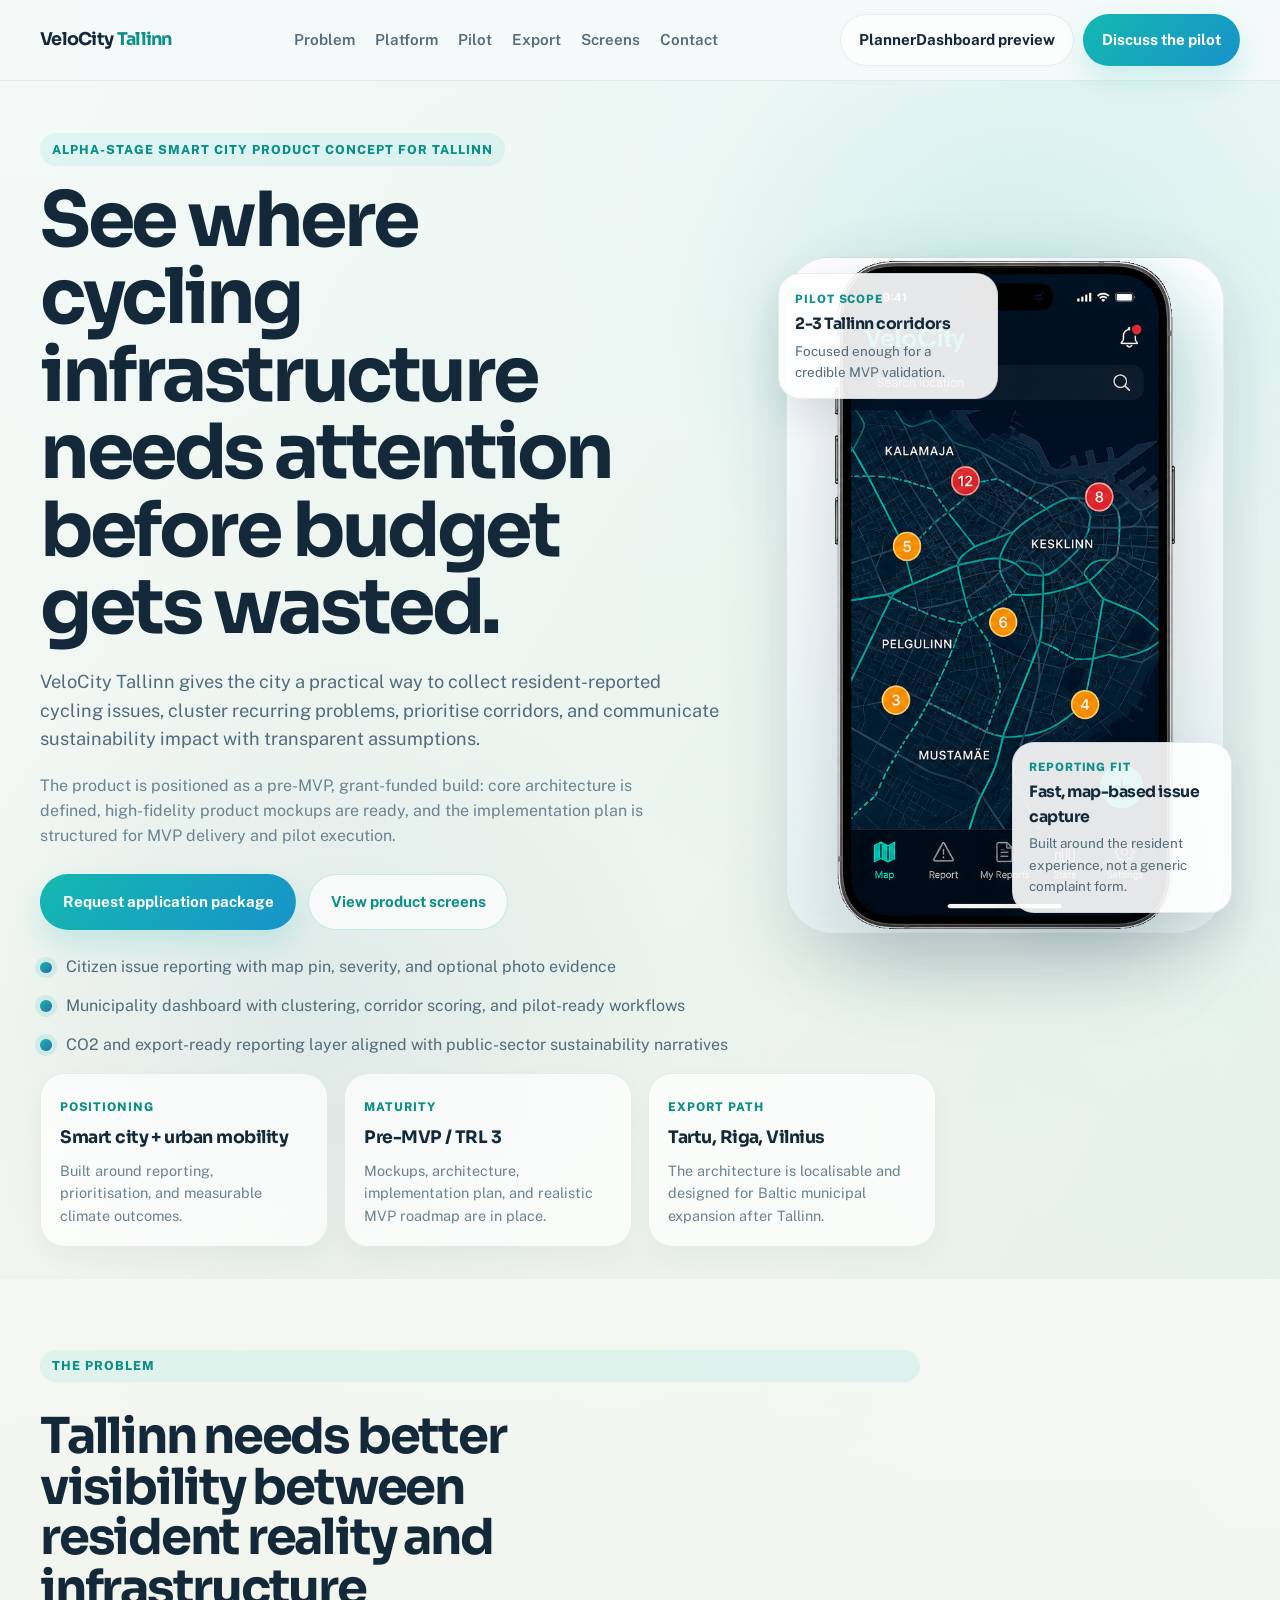
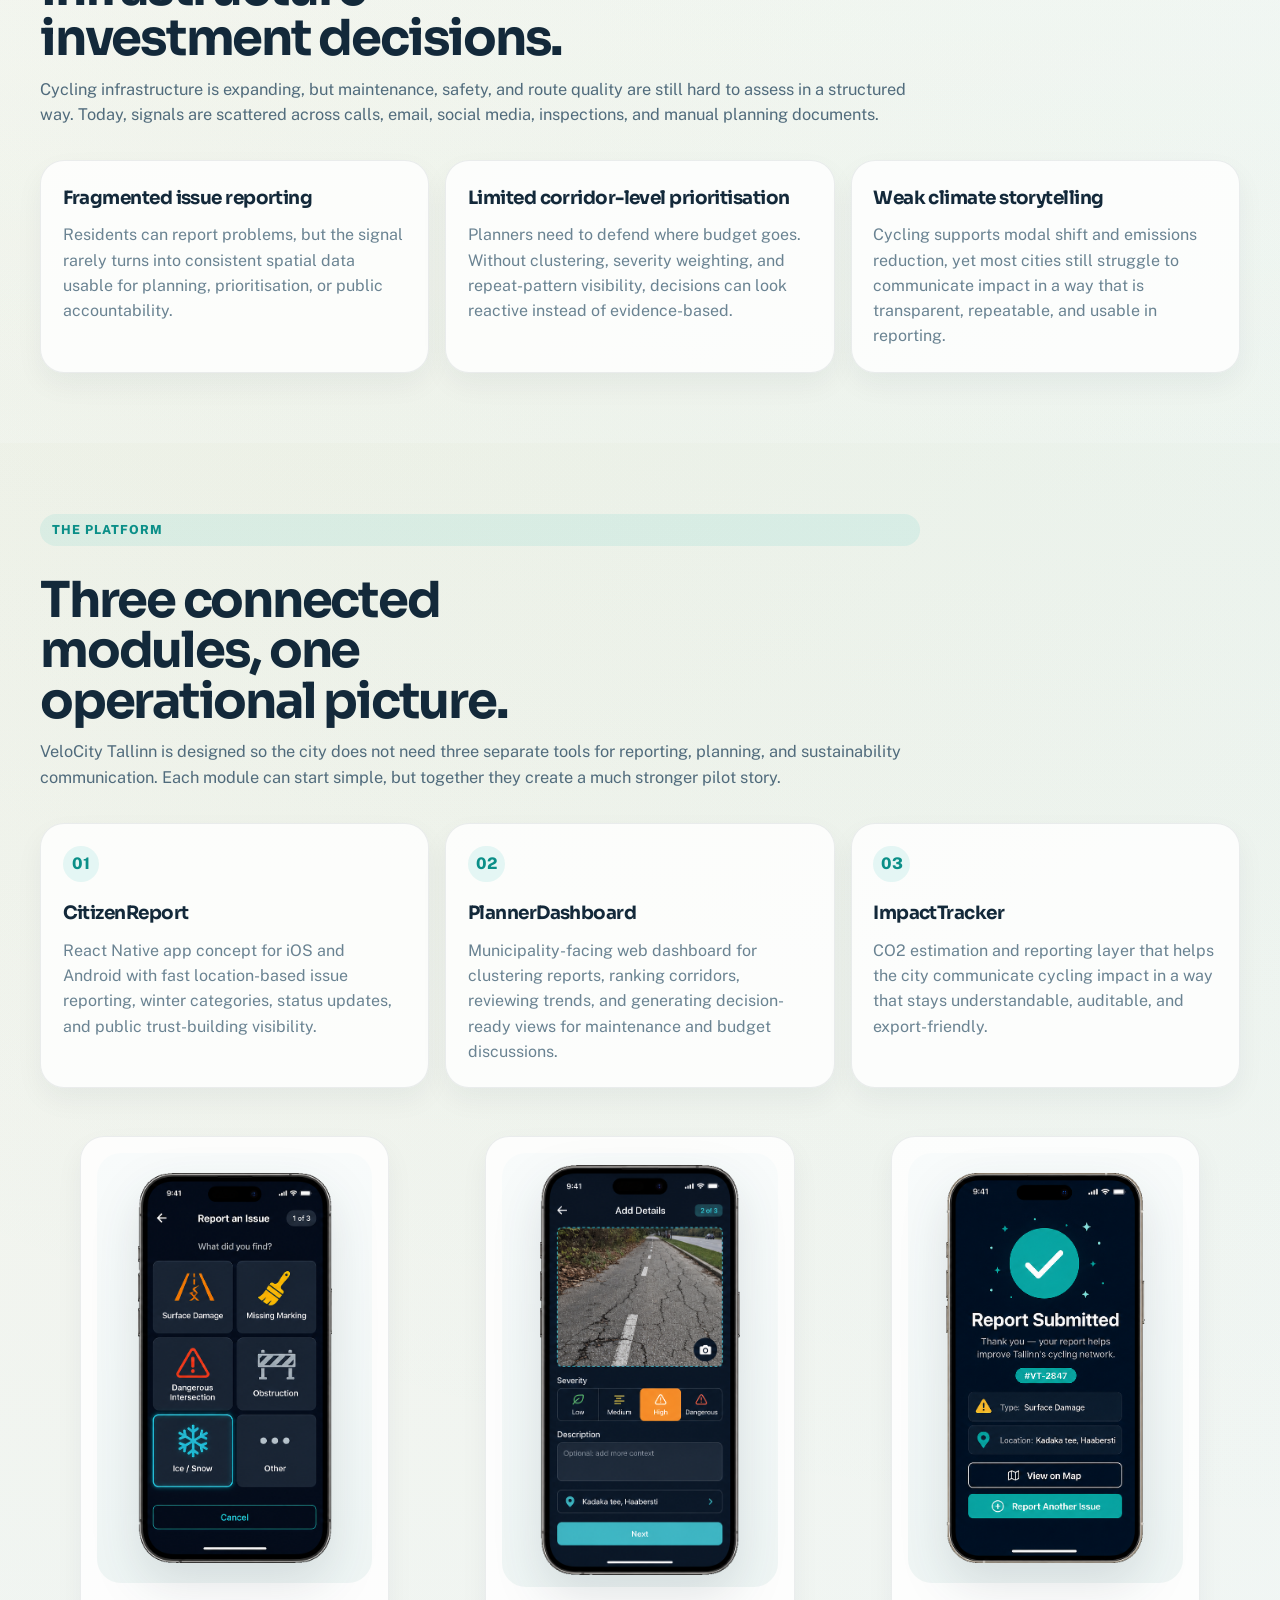
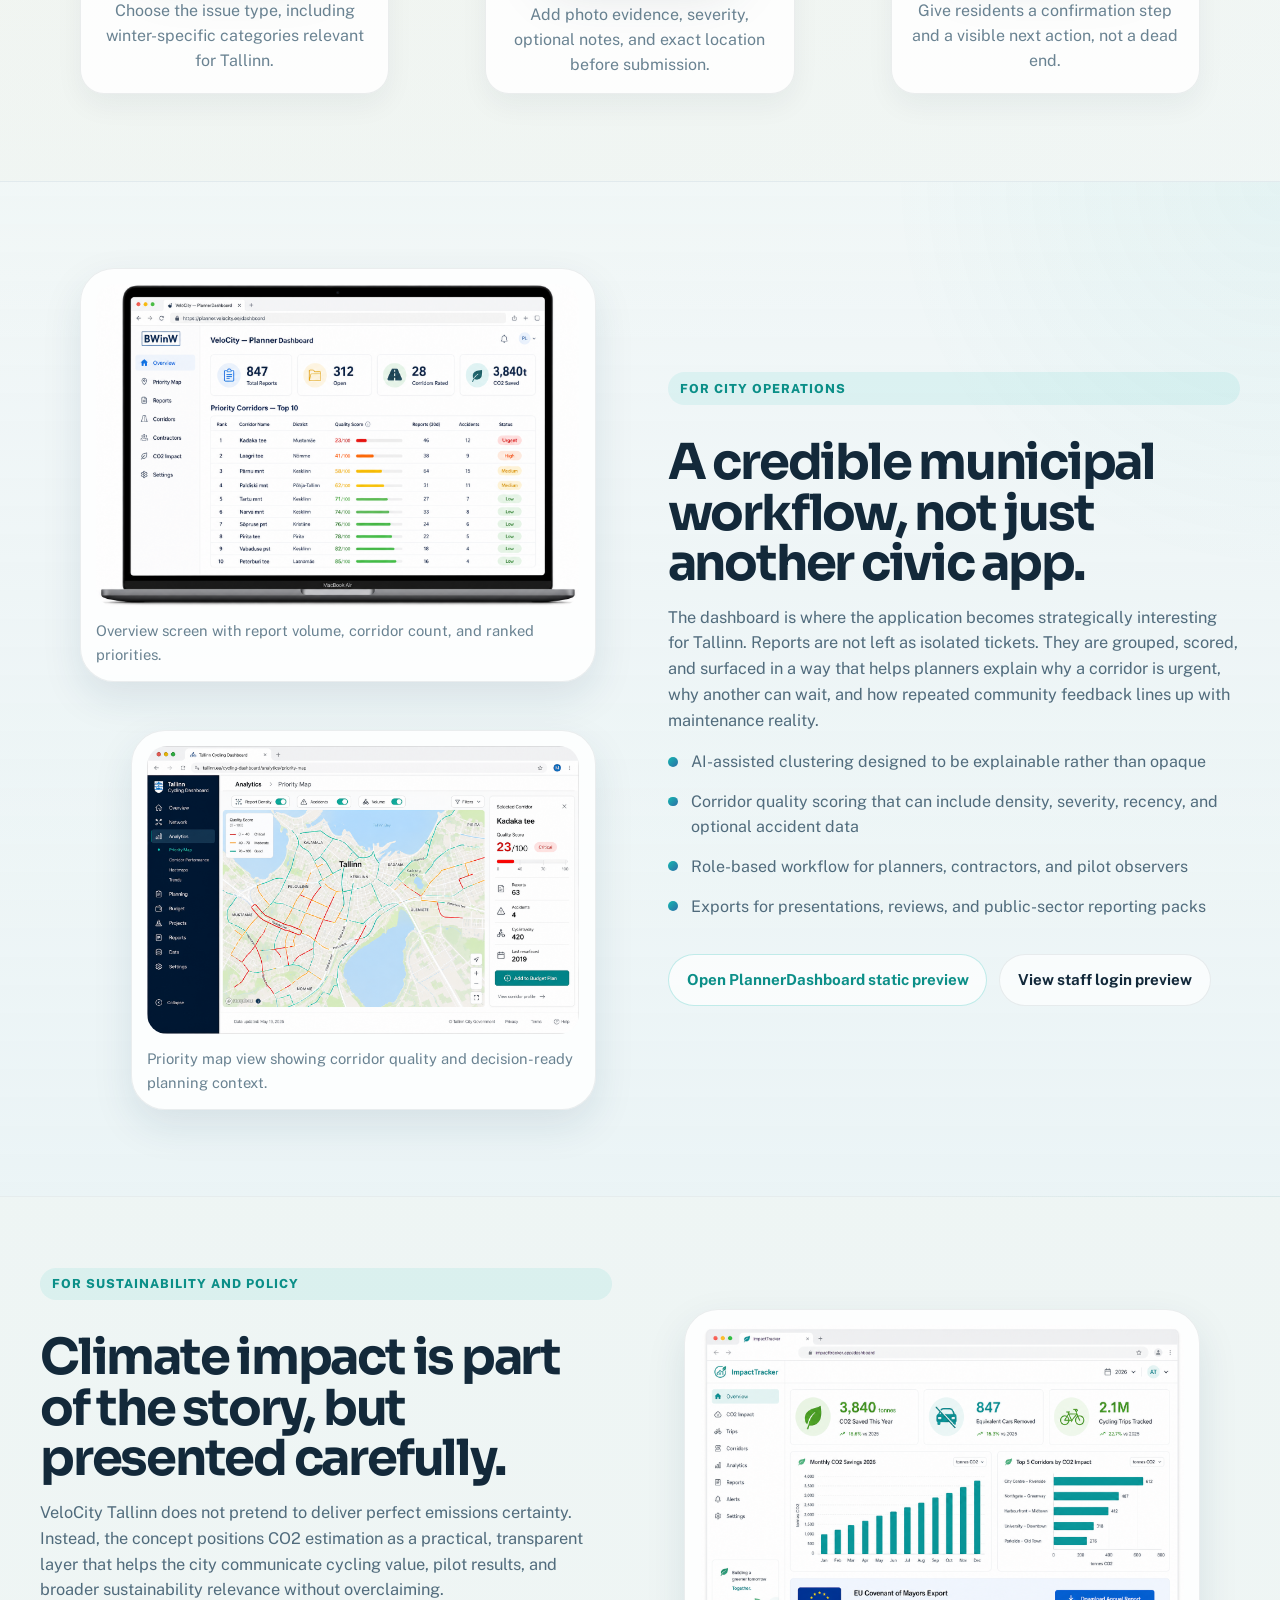
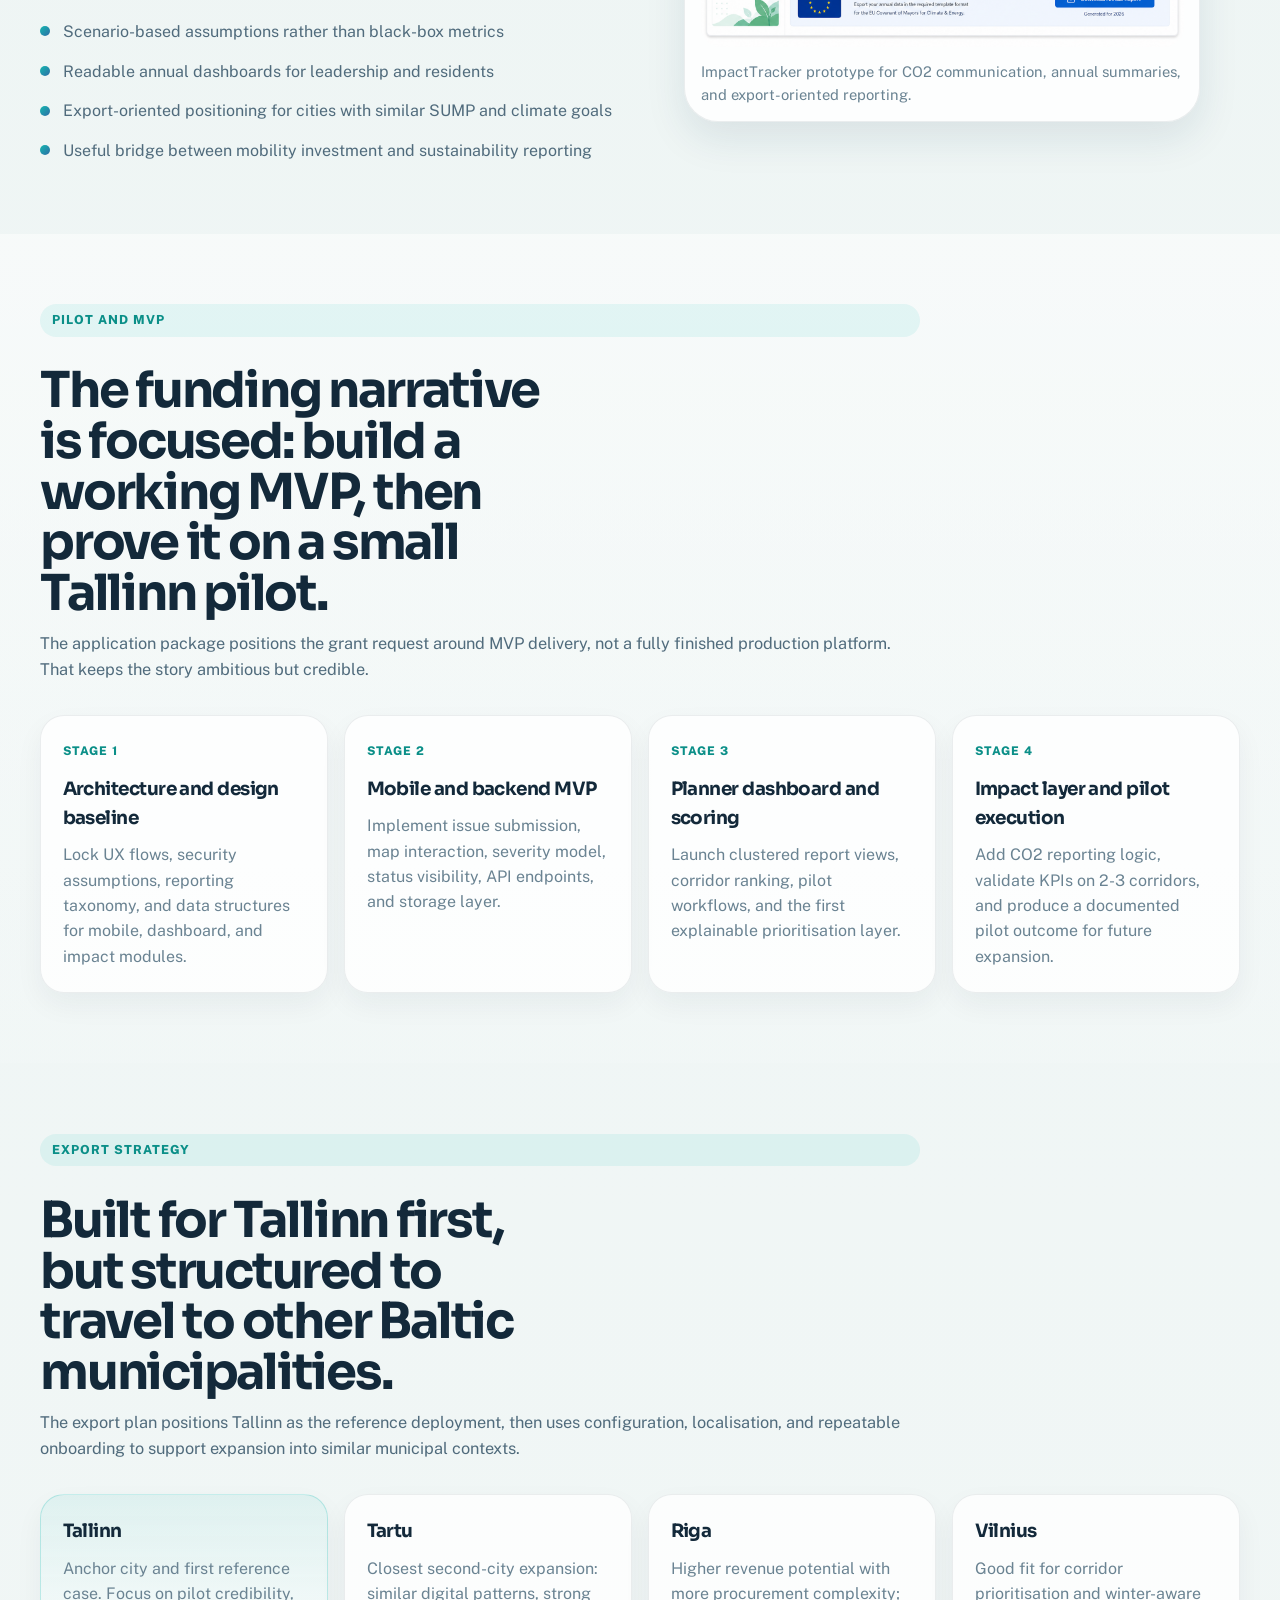
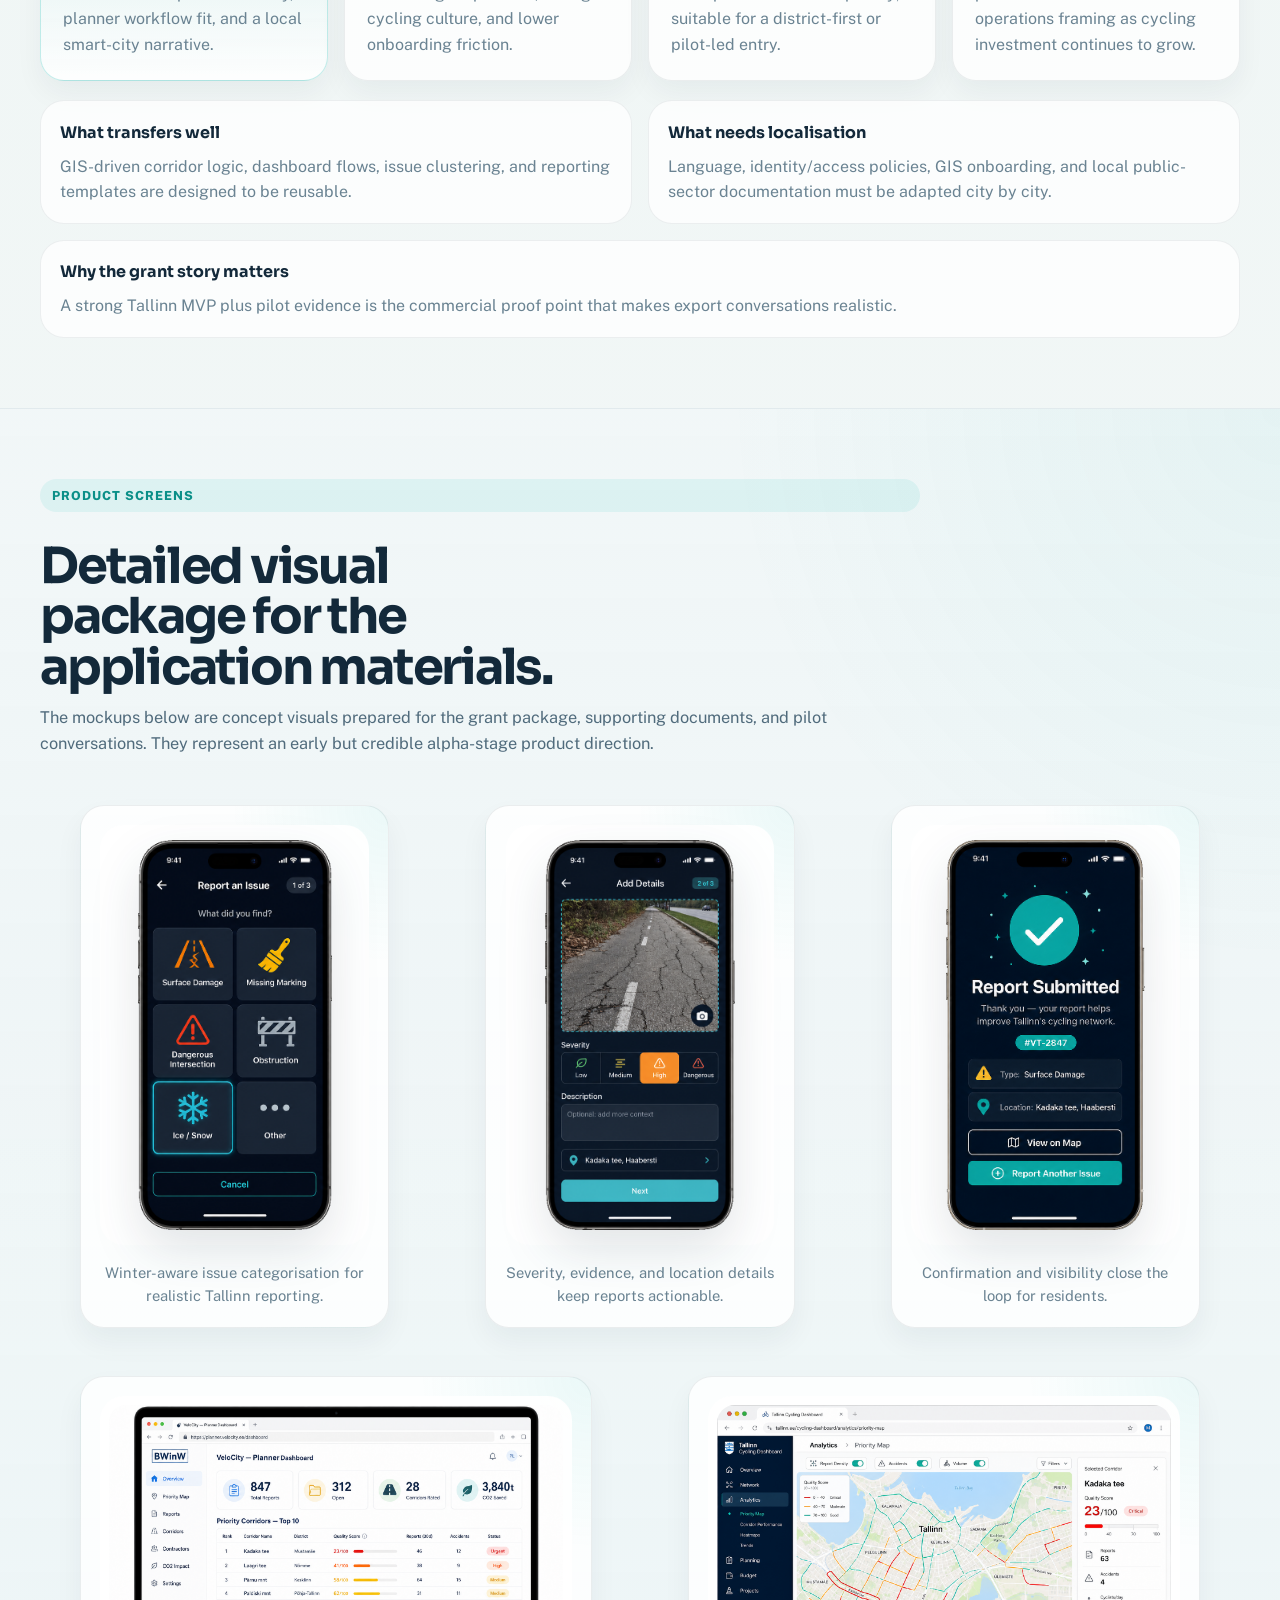
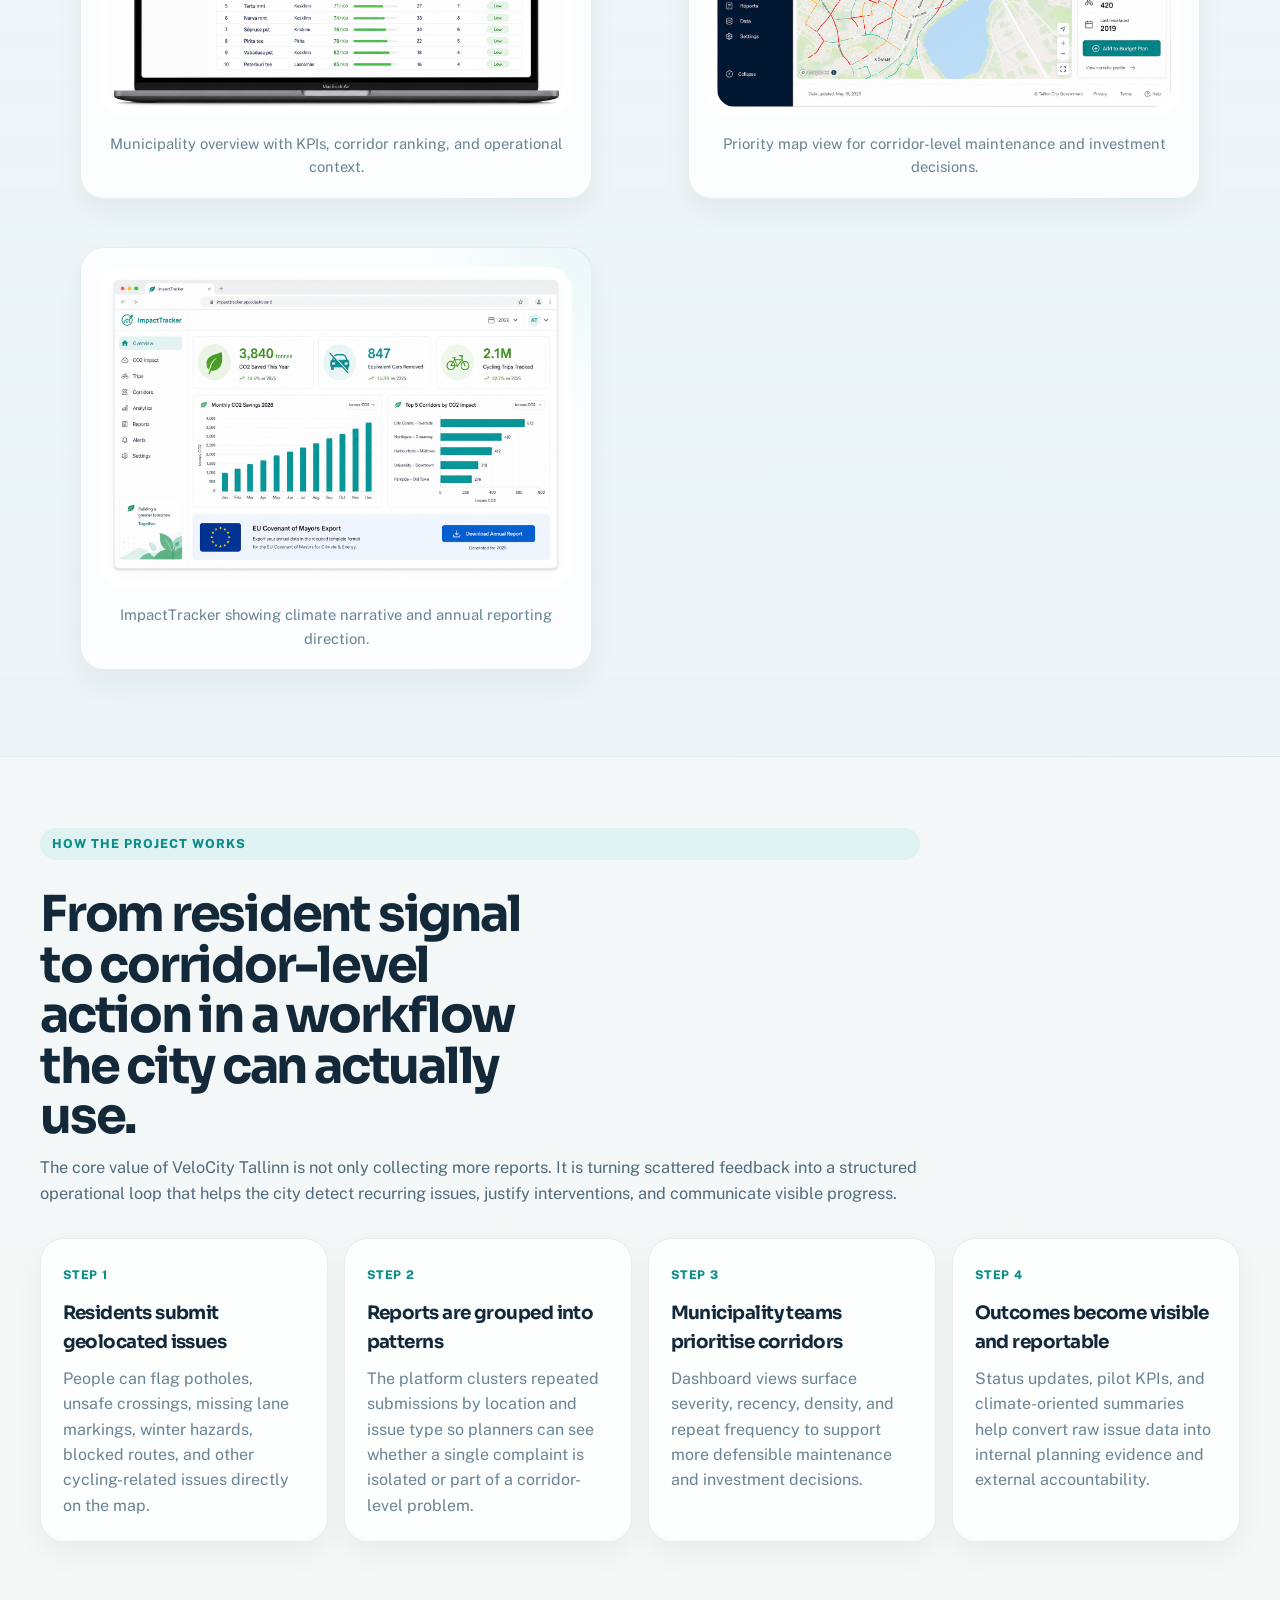
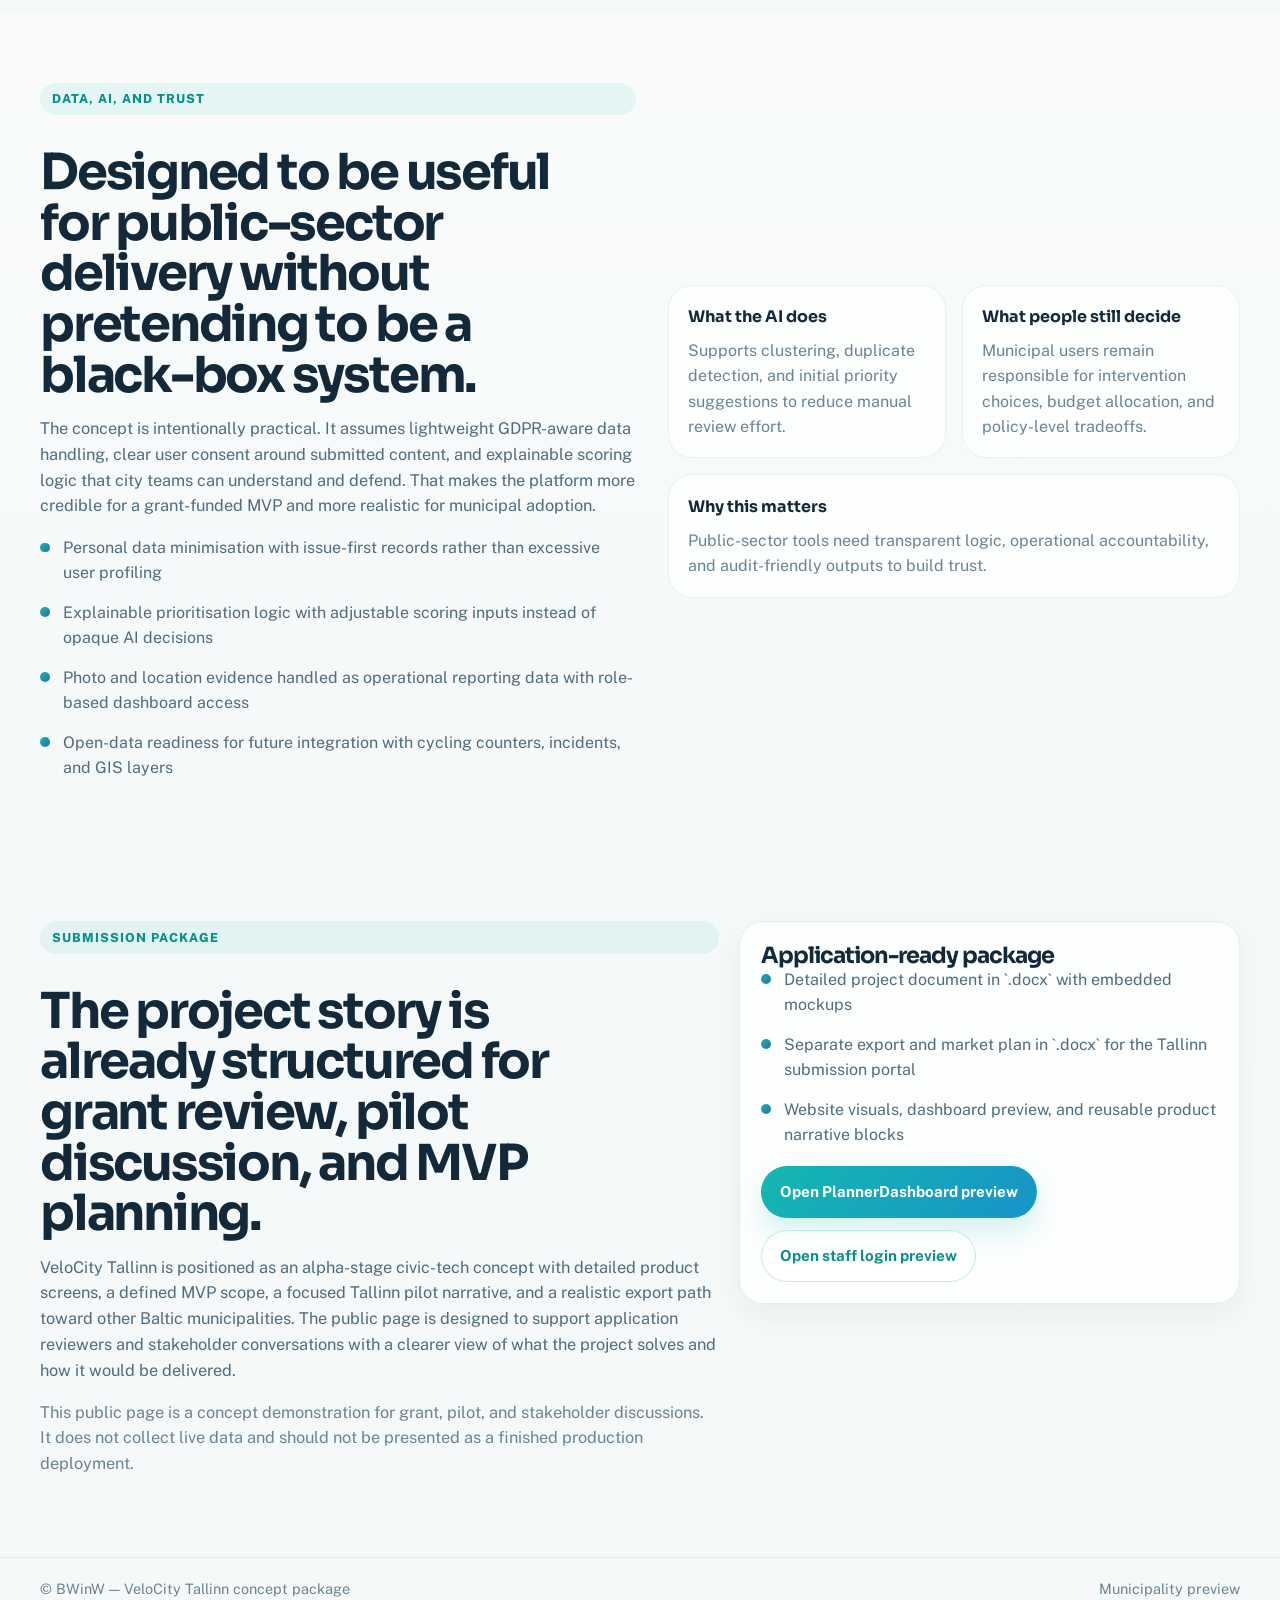
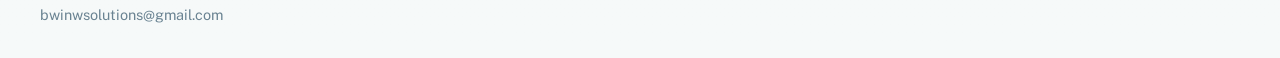
<file: index.html>
<!DOCTYPE html>
<html lang="en">
<head>
  <meta charset="utf-8" />
  <meta name="viewport" content="width=device-width, initial-scale=1" />
  <title>VeloCity Tallinn — Cycling infrastructure intelligence</title>
  <meta
    name="description"
    content="VeloCity Tallinn is an alpha-stage cycling infrastructure intelligence platform for Tallinn: citizen reporting, municipal prioritisation, and measurable CO2 impact."
  />
  <link rel="preconnect" href="https://fonts.googleapis.com" />
  <link rel="preconnect" href="https://fonts.gstatic.com" crossorigin />
  <link href="https://fonts.googleapis.com/css2?family=Public+Sans:wght@400;500;600;700&family=Sora:wght@600;700;800&display=swap" rel="stylesheet" />
  <link rel="stylesheet" href="styles.css" />
</head>
<body>
  <header class="site-header">
    <div class="shell header-inner">
      <a class="logo" href="index.html">VeloCity <span>Tallinn</span></a>
      <nav class="nav" aria-label="Primary">
        <a href="#problem">Problem</a>
        <a href="#platform">Platform</a>
        <a href="#pilot">Pilot</a>
        <a href="#cities">Export</a>
        <a href="#gallery">Screens</a>
        <a href="#contact">Contact</a>
      </nav>
      <div class="header-actions">
        <a class="btn btn-ghost" href="app.html">PlannerDashboard preview</a>
        <a class="btn btn-primary" href="#contact">Discuss the pilot</a>
      </div>
      <button type="button" class="nav-toggle" aria-expanded="false" aria-controls="nav-drawer" aria-label="Open menu"></button>
    </div>
    <div id="nav-drawer" class="nav-drawer" hidden>
      <a href="#problem">Problem</a>
      <a href="#platform">Platform</a>
      <a href="#pilot">Pilot</a>
      <a href="#cities">Export</a>
      <a href="#gallery">Screens</a>
      <a href="#contact">Contact</a>
      <a href="app.html">PlannerDashboard preview</a>
      <a class="btn btn-primary" href="#contact">Discuss the pilot</a>
    </div>
  </header>

  <main>
    <section class="hero">
      <div class="hero-noise" aria-hidden="true"></div>
      <div class="shell hero-grid">
        <div class="hero-copy">
          <p class="eyebrow">Alpha-stage smart city product concept for Tallinn</p>
          <h1>See where cycling infrastructure needs attention before budget gets wasted.</h1>
          <p class="lead">
            VeloCity Tallinn gives the city a practical way to collect resident-reported cycling issues, cluster
            recurring problems, prioritise corridors, and communicate sustainability impact with transparent
            assumptions.
          </p>
          <p class="hero-note">
            The product is positioned as a pre-MVP, grant-funded build: core architecture is defined, high-fidelity
            product mockups are ready, and the implementation plan is structured for MVP delivery and pilot execution.
          </p>
          <div class="hero-ctas">
            <a class="btn btn-primary btn-lg" href="#contact">Request application package</a>
            <a class="btn btn-outline btn-lg" href="#gallery">View product screens</a>
          </div>
          <ul class="hero-points">
            <li>Citizen issue reporting with map pin, severity, and optional photo evidence</li>
            <li>Municipality dashboard with clustering, corridor scoring, and pilot-ready workflows</li>
            <li>CO2 and export-ready reporting layer aligned with public-sector sustainability narratives</li>
          </ul>
        </div>

        <div class="hero-visual">
          <div class="visual-stage">
            <div class="hero-stat hero-stat-top">
              <span class="hero-stat-label">Pilot scope</span>
              <strong>2-3 Tallinn corridors</strong>
              <span>Focused enough for a credible MVP validation.</span>
            </div>
            <div class="hero-stat hero-stat-bottom">
              <span class="hero-stat-label">Reporting fit</span>
              <strong>Fast, map-based issue capture</strong>
              <span>Built around the resident experience, not a generic complaint form.</span>
            </div>
            <div class="hero-screen">
              <img
                class="hero-device"
                src="assets/screen-01-map-overview-cutout.png"
                width="505"
                alt="VeloCity mobile map screen showing issue clusters in Tallinn"
                loading="eager"
              />
            </div>
          </div>
        </div>
      </div>

      <div class="shell metrics-strip" aria-label="Key positioning">
        <article>
          <span class="metric-kicker">Positioning</span>
          <strong>Smart city + urban mobility</strong>
          <p>Built around reporting, prioritisation, and measurable climate outcomes.</p>
        </article>
        <article>
          <span class="metric-kicker">Maturity</span>
          <strong>Pre-MVP / TRL 3</strong>
          <p>Mockups, architecture, implementation plan, and realistic MVP roadmap are in place.</p>
        </article>
        <article>
          <span class="metric-kicker">Export path</span>
          <strong>Tartu, Riga, Vilnius</strong>
          <p>The architecture is localisable and designed for Baltic municipal expansion after Tallinn.</p>
        </article>
      </div>
    </section>

    <section id="problem" class="section section-soft">
      <div class="shell">
        <div class="section-head">
          <p class="eyebrow">The problem</p>
          <h2>Tallinn needs better visibility between resident reality and infrastructure investment decisions.</h2>
          <p class="section-intro">
            Cycling infrastructure is expanding, but maintenance, safety, and route quality are still hard to assess in
            a structured way. Today, signals are scattered across calls, email, social media, inspections, and manual
            planning documents.
          </p>
        </div>

        <div class="problem-grid">
          <article class="problem-card">
            <h3>Fragmented issue reporting</h3>
            <p>Residents can report problems, but the signal rarely turns into consistent spatial data usable for planning, prioritisation, or public accountability.</p>
          </article>
          <article class="problem-card">
            <h3>Limited corridor-level prioritisation</h3>
            <p>Planners need to defend where budget goes. Without clustering, severity weighting, and repeat-pattern visibility, decisions can look reactive instead of evidence-based.</p>
          </article>
          <article class="problem-card">
            <h3>Weak climate storytelling</h3>
            <p>Cycling supports modal shift and emissions reduction, yet most cities still struggle to communicate impact in a way that is transparent, repeatable, and usable in reporting.</p>
          </article>
        </div>
      </div>
    </section>

    <section id="platform" class="section">
      <div class="shell">
        <div class="section-head">
          <p class="eyebrow">The platform</p>
          <h2>Three connected modules, one operational picture.</h2>
          <p class="section-intro">
            VeloCity Tallinn is designed so the city does not need three separate tools for reporting, planning, and
            sustainability communication. Each module can start simple, but together they create a much stronger pilot story.
          </p>
        </div>

        <div class="module-grid">
          <article class="module-card">
            <span class="module-number">01</span>
            <h3>CitizenReport</h3>
            <p>React Native app concept for iOS and Android with fast location-based issue reporting, winter categories, status updates, and public trust-building visibility.</p>
          </article>
          <article class="module-card">
            <span class="module-number">02</span>
            <h3>PlannerDashboard</h3>
            <p>Municipality-facing web dashboard for clustering reports, ranking corridors, reviewing trends, and generating decision-ready views for maintenance and budget discussions.</p>
          </article>
          <article class="module-card">
            <span class="module-number">03</span>
            <h3>ImpactTracker</h3>
            <p>CO2 estimation and reporting layer that helps the city communicate cycling impact in a way that stays understandable, auditable, and export-friendly.</p>
          </article>
        </div>

        <div class="mobile-showcase">
          <figure class="mobile-shot">
            <div class="mobile-frame">
              <img src="assets/screen-02-issue-type-cutout.png" width="487" alt="Issue type selection screen" loading="lazy" />
            </div>
            <figcaption>Choose the issue type, including winter-specific categories relevant for Tallinn.</figcaption>
          </figure>
          <figure class="mobile-shot mobile-shot-featured">
            <div class="mobile-frame">
              <img src="assets/screen-03-report-details-cutout.png" width="473" alt="Issue details screen with severity and location" loading="lazy" />
            </div>
            <figcaption>Add photo evidence, severity, optional notes, and exact location before submission.</figcaption>
          </figure>
          <figure class="mobile-shot">
            <div class="mobile-frame">
              <img src="assets/screen-04-submitted-cutout.png" width="505" alt="Submission confirmation screen" loading="lazy" />
            </div>
            <figcaption>Give residents a confirmation step and a visible next action, not a dead end.</figcaption>
          </figure>
        </div>
      </div>
    </section>

    <section class="section section-alt">
      <div class="shell split">
        <div class="dashboard-showcase">
          <figure class="desktop-shot desktop-shot-main">
            <img src="assets/screen-05-dashboard-overview.png" width="1536" alt="Municipality dashboard overview" loading="lazy" />
            <figcaption>Overview screen with report volume, corridor count, and ranked priorities.</figcaption>
          </figure>
          <figure class="desktop-shot desktop-shot-secondary">
            <img src="assets/screen-06-priority-map.png" width="1536" alt="Priority map screen" loading="lazy" />
            <figcaption>Priority map view showing corridor quality and decision-ready planning context.</figcaption>
          </figure>
        </div>
        <div class="copy-stack">
          <p class="eyebrow">For city operations</p>
          <h2>A credible municipal workflow, not just another civic app.</h2>
          <p class="prose">
            The dashboard is where the application becomes strategically interesting for Tallinn. Reports are not left
            as isolated tickets. They are grouped, scored, and surfaced in a way that helps planners explain why a
            corridor is urgent, why another can wait, and how repeated community feedback lines up with maintenance reality.
          </p>
          <ul class="detail-list">
            <li>AI-assisted clustering designed to be explainable rather than opaque</li>
            <li>Corridor quality scoring that can include density, severity, recency, and optional accident data</li>
            <li>Role-based workflow for planners, contractors, and pilot observers</li>
            <li>Exports for presentations, reviews, and public-sector reporting packs</li>
          </ul>
          <div class="cta-actions">
            <a class="btn btn-outline" href="app.html">Open PlannerDashboard static preview</a>
            <a class="btn btn-ghost" href="login.html">View staff login preview</a>
          </div>
        </div>
      </div>
    </section>

    <section class="section">
      <div class="shell split split-reverse">
        <div class="copy-stack">
          <p class="eyebrow">For sustainability and policy</p>
          <h2>Climate impact is part of the story, but presented carefully.</h2>
          <p class="prose">
            VeloCity Tallinn does not pretend to deliver perfect emissions certainty. Instead, the concept positions
            CO2 estimation as a practical, transparent layer that helps the city communicate cycling value, pilot
            results, and broader sustainability relevance without overclaiming.
          </p>
          <ul class="detail-list">
            <li>Scenario-based assumptions rather than black-box metrics</li>
            <li>Readable annual dashboards for leadership and residents</li>
            <li>Export-oriented positioning for cities with similar SUMP and climate goals</li>
            <li>Useful bridge between mobility investment and sustainability reporting</li>
          </ul>
        </div>
        <div class="impact-showcase">
          <figure class="desktop-shot impact-shot">
            <img src="assets/screen-07-co2-impact.png" width="1536" alt="ImpactTracker dashboard with CO2 metrics" loading="lazy" />
            <figcaption>ImpactTracker prototype for CO2 communication, annual summaries, and export-oriented reporting.</figcaption>
          </figure>
        </div>
      </div>
    </section>

    <section id="pilot" class="section section-soft">
      <div class="shell">
        <div class="section-head">
          <p class="eyebrow">Pilot and MVP</p>
          <h2>The funding narrative is focused: build a working MVP, then prove it on a small Tallinn pilot.</h2>
          <p class="section-intro">
            The application package positions the grant request around MVP delivery, not a fully finished production platform.
            That keeps the story ambitious but credible.
          </p>
        </div>

        <div class="roadmap-grid">
          <article class="roadmap-card">
            <span>Stage 1</span>
            <h3>Architecture and design baseline</h3>
            <p>Lock UX flows, security assumptions, reporting taxonomy, and data structures for mobile, dashboard, and impact modules.</p>
          </article>
          <article class="roadmap-card">
            <span>Stage 2</span>
            <h3>Mobile and backend MVP</h3>
            <p>Implement issue submission, map interaction, severity model, status visibility, API endpoints, and storage layer.</p>
          </article>
          <article class="roadmap-card">
            <span>Stage 3</span>
            <h3>Planner dashboard and scoring</h3>
            <p>Launch clustered report views, corridor ranking, pilot workflows, and the first explainable prioritisation layer.</p>
          </article>
          <article class="roadmap-card">
            <span>Stage 4</span>
            <h3>Impact layer and pilot execution</h3>
            <p>Add CO2 reporting logic, validate KPIs on 2-3 corridors, and produce a documented pilot outcome for future expansion.</p>
          </article>
        </div>
      </div>
    </section>

    <section id="cities" class="section">
      <div class="shell">
        <div class="section-head">
          <p class="eyebrow">Export strategy</p>
          <h2>Built for Tallinn first, but structured to travel to other Baltic municipalities.</h2>
          <p class="section-intro">
            The export plan positions Tallinn as the reference deployment, then uses configuration, localisation, and
            repeatable onboarding to support expansion into similar municipal contexts.
          </p>
        </div>

        <div class="market-grid">
          <article class="market-card market-card-active">
            <h3>Tallinn</h3>
            <p>Anchor city and first reference case. Focus on pilot credibility, planner workflow fit, and a local smart-city narrative.</p>
          </article>
          <article class="market-card">
            <h3>Tartu</h3>
            <p>Closest second-city expansion: similar digital patterns, strong cycling culture, and lower onboarding friction.</p>
          </article>
          <article class="market-card">
            <h3>Riga</h3>
            <p>Higher revenue potential with more procurement complexity; suitable for a district-first or pilot-led entry.</p>
          </article>
          <article class="market-card">
            <h3>Vilnius</h3>
            <p>Good fit for corridor prioritisation and winter-aware operations framing as cycling investment continues to grow.</p>
          </article>
        </div>

        <div class="export-band trust-band">
          <div>
            <h3>What transfers well</h3>
            <p>GIS-driven corridor logic, dashboard flows, issue clustering, and reporting templates are designed to be reusable.</p>
          </div>
          <div>
            <h3>What needs localisation</h3>
            <p>Language, identity/access policies, GIS onboarding, and local public-sector documentation must be adapted city by city.</p>
          </div>
          <div>
            <h3>Why the grant story matters</h3>
            <p>A strong Tallinn MVP plus pilot evidence is the commercial proof point that makes export conversations realistic.</p>
          </div>
        </div>
      </div>
    </section>

    <section id="gallery" class="section section-alt">
      <div class="shell">
        <div class="section-head">
          <p class="eyebrow">Product screens</p>
          <h2>Detailed visual package for the application materials.</h2>
          <p class="section-intro">
            The mockups below are concept visuals prepared for the grant package, supporting documents, and pilot conversations.
            They represent an early but credible alpha-stage product direction.
          </p>
        </div>

        <div class="gallery-grid gallery-grid-mobile">
          <figure class="gallery-card gallery-card-mobile">
            <div class="gallery-mobile-frame">
              <img src="assets/screen-02-issue-type-cutout.png" width="487" alt="Issue type selection screen" loading="lazy" />
            </div>
            <figcaption>Winter-aware issue categorisation for realistic Tallinn reporting.</figcaption>
          </figure>
          <figure class="gallery-card gallery-card-mobile">
            <div class="gallery-mobile-frame">
              <img src="assets/screen-03-report-details-cutout.png" width="473" alt="Issue details screen with photo and severity" loading="lazy" />
            </div>
            <figcaption>Severity, evidence, and location details keep reports actionable.</figcaption>
          </figure>
          <figure class="gallery-card gallery-card-mobile">
            <div class="gallery-mobile-frame">
              <img src="assets/screen-04-submitted-cutout.png" width="505" alt="Submission confirmation screen" loading="lazy" />
            </div>
            <figcaption>Confirmation and visibility close the loop for residents.</figcaption>
          </figure>
          <figure class="gallery-card gallery-card-desktop">
            <div class="gallery-desktop-frame">
              <img src="assets/screen-05-dashboard-overview.png" width="1536" alt="Planner dashboard overview" loading="lazy" />
            </div>
            <figcaption>Municipality overview with KPIs, corridor ranking, and operational context.</figcaption>
          </figure>
          <figure class="gallery-card gallery-card-desktop">
            <div class="gallery-desktop-frame">
              <img src="assets/screen-06-priority-map.png" width="1536" alt="Priority map screen" loading="lazy" />
            </div>
            <figcaption>Priority map view for corridor-level maintenance and investment decisions.</figcaption>
          </figure>
          <figure class="gallery-card gallery-card-desktop">
            <div class="gallery-desktop-frame">
              <img src="assets/screen-07-co2-impact.png" width="1536" alt="Impact dashboard screen" loading="lazy" />
            </div>
            <figcaption>ImpactTracker showing climate narrative and annual reporting direction.</figcaption>
          </figure>
        </div>
      </div>
    </section>

    <section class="section">
      <div class="shell">
        <div class="section-head">
          <p class="eyebrow">How the project works</p>
          <h2>From resident signal to corridor-level action in a workflow the city can actually use.</h2>
          <p class="section-intro">
            The core value of VeloCity Tallinn is not only collecting more reports. It is turning scattered feedback
            into a structured operational loop that helps the city detect recurring issues, justify interventions, and
            communicate visible progress.
          </p>
        </div>

        <div class="roadmap-grid">
          <article class="roadmap-card">
            <span>Step 1</span>
            <h3>Residents submit geolocated issues</h3>
            <p>People can flag potholes, unsafe crossings, missing lane markings, winter hazards, blocked routes, and other cycling-related issues directly on the map.</p>
          </article>
          <article class="roadmap-card">
            <span>Step 2</span>
            <h3>Reports are grouped into patterns</h3>
            <p>The platform clusters repeated submissions by location and issue type so planners can see whether a single complaint is isolated or part of a corridor-level problem.</p>
          </article>
          <article class="roadmap-card">
            <span>Step 3</span>
            <h3>Municipality teams prioritise corridors</h3>
            <p>Dashboard views surface severity, recency, density, and repeat frequency to support more defensible maintenance and investment decisions.</p>
          </article>
          <article class="roadmap-card">
            <span>Step 4</span>
            <h3>Outcomes become visible and reportable</h3>
            <p>Status updates, pilot KPIs, and climate-oriented summaries help convert raw issue data into internal planning evidence and external accountability.</p>
          </article>
        </div>
      </div>
    </section>

    <section class="section section-soft">
      <div class="shell split">
        <div class="copy-stack">
          <p class="eyebrow">Data, AI, and trust</p>
          <h2>Designed to be useful for public-sector delivery without pretending to be a black-box system.</h2>
          <p class="prose">
            The concept is intentionally practical. It assumes lightweight GDPR-aware data handling, clear user
            consent around submitted content, and explainable scoring logic that city teams can understand and defend.
            That makes the platform more credible for a grant-funded MVP and more realistic for municipal adoption.
          </p>
          <ul class="detail-list">
            <li>Personal data minimisation with issue-first records rather than excessive user profiling</li>
            <li>Explainable prioritisation logic with adjustable scoring inputs instead of opaque AI decisions</li>
            <li>Photo and location evidence handled as operational reporting data with role-based dashboard access</li>
            <li>Open-data readiness for future integration with cycling counters, incidents, and GIS layers</li>
          </ul>
        </div>
        <div class="export-band trust-band">
          <div>
            <h3>What the AI does</h3>
            <p>Supports clustering, duplicate detection, and initial priority suggestions to reduce manual review effort.</p>
          </div>
          <div>
            <h3>What people still decide</h3>
            <p>Municipal users remain responsible for intervention choices, budget allocation, and policy-level tradeoffs.</p>
          </div>
          <div>
            <h3>Why this matters</h3>
            <p>Public-sector tools need transparent logic, operational accountability, and audit-friendly outputs to build trust.</p>
          </div>
        </div>
      </div>
    </section>

    <section id="contact" class="section section-cta">
      <div class="shell cta-shell">
        <div class="cta-copy">
          <p class="eyebrow">Submission package</p>
          <h2>The project story is already structured for grant review, pilot discussion, and MVP planning.</h2>
          <p class="prose">
            VeloCity Tallinn is positioned as an alpha-stage civic-tech concept with detailed product screens, a
            defined MVP scope, a focused Tallinn pilot narrative, and a realistic export path toward other Baltic
            municipalities. The public page is designed to support application reviewers and stakeholder conversations
            with a clearer view of what the project solves and how it would be delivered.
          </p>
          <p class="prose muted">
            This public page is a concept demonstration for grant, pilot, and stakeholder discussions. It does not collect live
            data and should not be presented as a finished production deployment.
          </p>
        </div>
        <div class="cta-panel">
          <h3>Application-ready package</h3>
          <ul class="detail-list">
            <li>Detailed project document in `.docx` with embedded mockups</li>
            <li>Separate export and market plan in `.docx` for the Tallinn submission portal</li>
            <li>Website visuals, dashboard preview, and reusable product narrative blocks</li>
          </ul>
          <div class="cta-actions">
            <a class="btn btn-primary" href="app.html">Open PlannerDashboard preview</a>
            <a class="btn btn-outline" href="login.html">Open staff login preview</a>
          </div>
        </div>
      </div>
    </section>
  </main>

  <footer class="site-footer">
    <div class="shell footer-inner">
      <div class="footer-copy">
        <span>© BWinW — VeloCity Tallinn concept package</span>
        <a href="mailto:bwinwsolutions@gmail.com">bwinwsolutions@gmail.com</a>
      </div>
      <a href="app.html">Municipality preview</a>
    </div>
  </footer>

  <script src="site.js"></script>
</body>
</html>
</file>
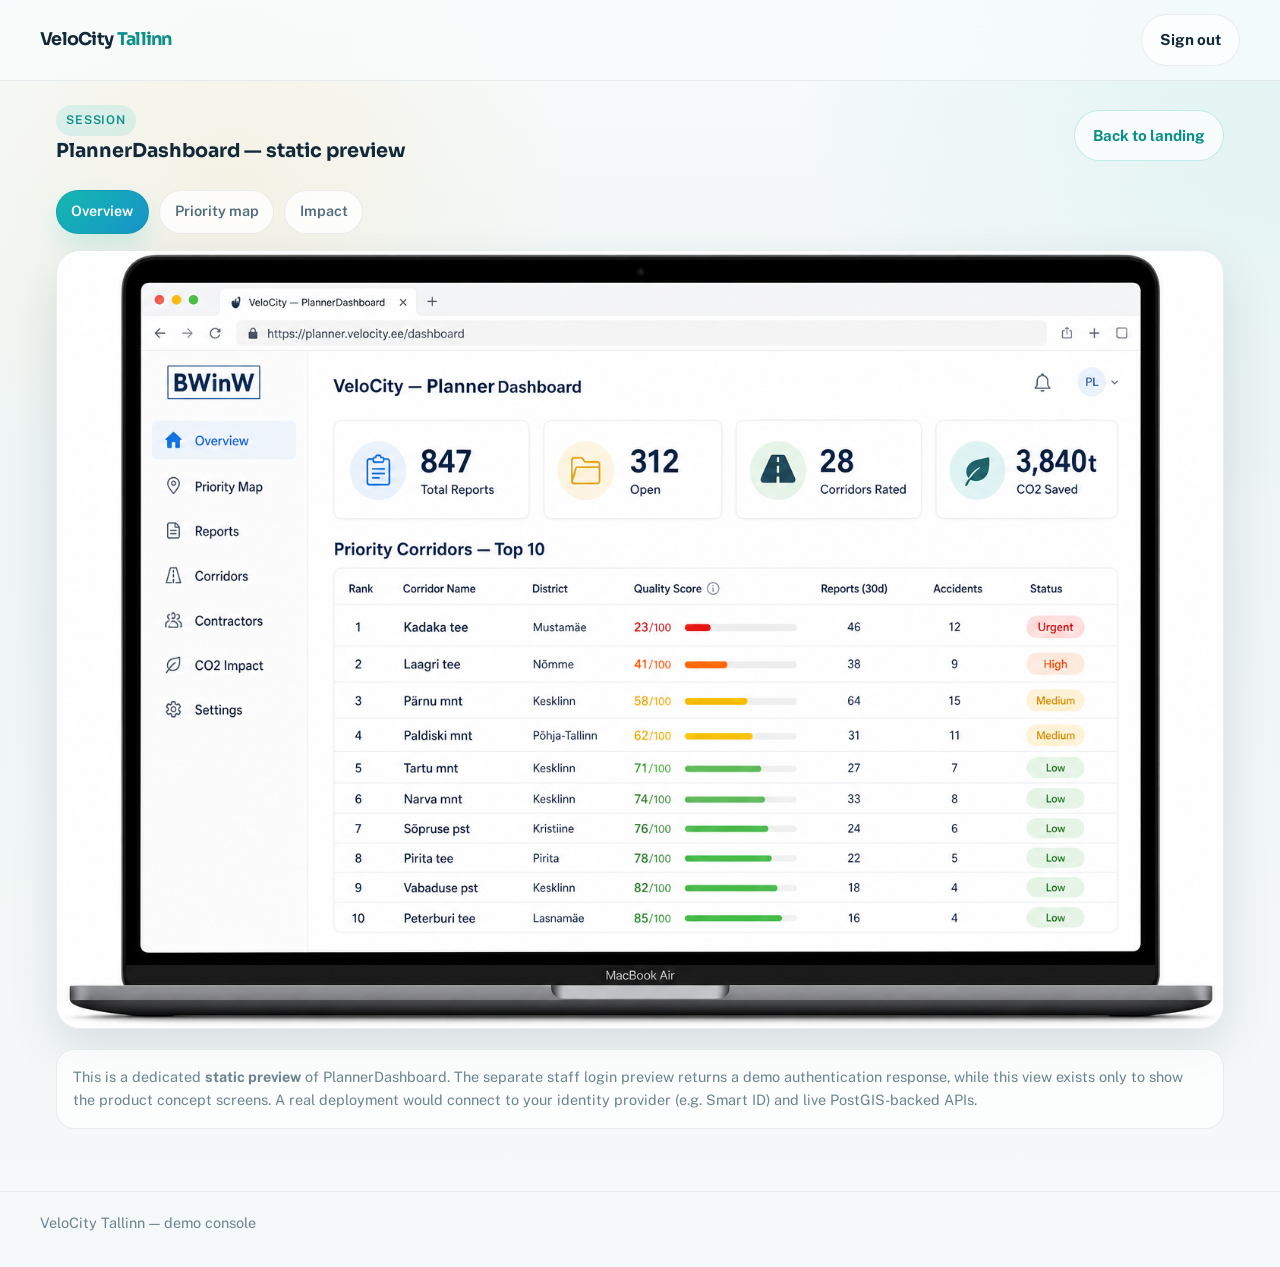
<file: app.html>
<!DOCTYPE html>
<html lang="en">
<head>
  <meta charset="utf-8" />
  <meta name="viewport" content="width=device-width, initial-scale=1" />
  <title>Planner console (demo) — VeloCity Tallinn</title>
  <link rel="preconnect" href="https://fonts.googleapis.com" />
  <link rel="preconnect" href="https://fonts.gstatic.com" crossorigin />
  <link href="https://fonts.googleapis.com/css2?family=Public+Sans:wght@400;500;600;700&family=Sora:wght@600;700;800&display=swap" rel="stylesheet" />
  <link rel="stylesheet" href="styles.css" />
  <style>
    .app-wrap {
      padding: 1.5rem 1rem 3rem;
    }

    .app-bar {
      display: flex;
      flex-wrap: wrap;
      align-items: center;
      justify-content: space-between;
      gap: 1rem;
      margin-bottom: 1.5rem;
    }

    .app-bar h1 {
      margin: 0;
      font-family: var(--font-display);
      font-size: 1.2rem;
    }

    .pill {
      display: inline-block;
      font-size: 0.75rem;
      font-weight: 600;
      text-transform: uppercase;
      letter-spacing: 0.06em;
      padding: 0.35rem 0.65rem;
      border-radius: 999px;
      background: rgba(20, 184, 176, 0.12);
      color: var(--accent-strong);
    }

    .preview {
      border-radius: 24px;
      overflow: hidden;
      border: 1px solid rgba(19, 41, 58, 0.08);
      background: rgba(255, 255, 255, 0.82);
      box-shadow: 0 20px 50px rgba(19, 41, 58, 0.12);
    }

    .preview img {
      display: block;
      width: 100%;
      height: auto;
      vertical-align: middle;
    }

    .note {
      margin-top: 1.25rem;
      padding: 1rem;
      border-radius: 18px;
      background: rgba(255, 255, 255, 0.72);
      font-size: 0.9rem;
      color: var(--muted);
      border: 1px solid rgba(19, 41, 58, 0.08);
    }

    .preview-switcher {
      display: flex;
      flex-wrap: wrap;
      gap: 0.65rem;
      margin-bottom: 1rem;
    }

    .preview-switcher button {
      border: 1px solid rgba(19, 41, 58, 0.08);
      background: rgba(255, 255, 255, 0.78);
      color: var(--text-soft);
      border-radius: 999px;
      padding: 0.6rem 0.9rem;
      font: inherit;
      font-size: 0.9rem;
      font-weight: 600;
      cursor: pointer;
    }

    .preview-switcher button.is-active {
      color: white;
      background: linear-gradient(135deg, #14b8b0 0%, #1793c9 100%);
      box-shadow: 0 12px 24px rgba(20, 184, 176, 0.16);
    }
  </style>
</head>
<body>
  <header class="site-header">
    <div class="shell header-inner">
      <a class="logo" href="index.html">VeloCity <span>Tallinn</span></a>
      <div class="header-actions" style="display: flex">
        <a class="btn btn-ghost" href="index.html">Sign out</a>
      </div>
    </div>
  </header>

  <main class="shell app-wrap">
    <div class="app-bar">
      <div>
        <span class="pill">Session</span>
        <h1>PlannerDashboard — static preview</h1>
      </div>
      <a class="btn btn-outline" href="index.html">Back to landing</a>
    </div>
    <div class="preview-switcher" aria-label="Preview screens">
      <button type="button" class="is-active" data-src="assets/screen-05-dashboard-overview.png" data-alt="Design mockup: municipality dashboard overview" data-width="1536">Overview</button>
      <button type="button" data-src="assets/screen-06-priority-map.png" data-alt="Design mockup: corridor priority map" data-width="1536">Priority map</button>
      <button type="button" data-src="assets/screen-07-co2-impact.png" data-alt="Design mockup: CO2 impact dashboard" data-width="1536">Impact</button>
    </div>
    <div class="preview">
      <img id="preview-image" src="assets/screen-05-dashboard-overview.png" width="1536" alt="Design mockup: municipality dashboard overview" />
    </div>
    <p class="note">
      This is a dedicated <strong>static preview</strong> of PlannerDashboard. The separate staff login preview returns a demo authentication response, while this view exists only to show the product concept screens. A real deployment would connect to your identity provider (e.g. Smart ID) and live PostGIS-backed APIs.
    </p>
  </main>

  <footer class="site-footer">
    <div class="shell footer-inner">
      <span>VeloCity Tallinn — demo console</span>
    </div>
  </footer>

  <script>
    (function () {
      var image = document.getElementById("preview-image");
      var buttons = document.querySelectorAll(".preview-switcher button");
      buttons.forEach(function (button) {
        button.addEventListener("click", function () {
          buttons.forEach(function (other) {
            other.classList.remove("is-active");
          });
          button.classList.add("is-active");
          image.src = button.getAttribute("data-src");
          image.alt = button.getAttribute("data-alt");
          image.width = Number(button.getAttribute("data-width"));
        });
      });
    })();
  </script>
</body>
</html>
</file>
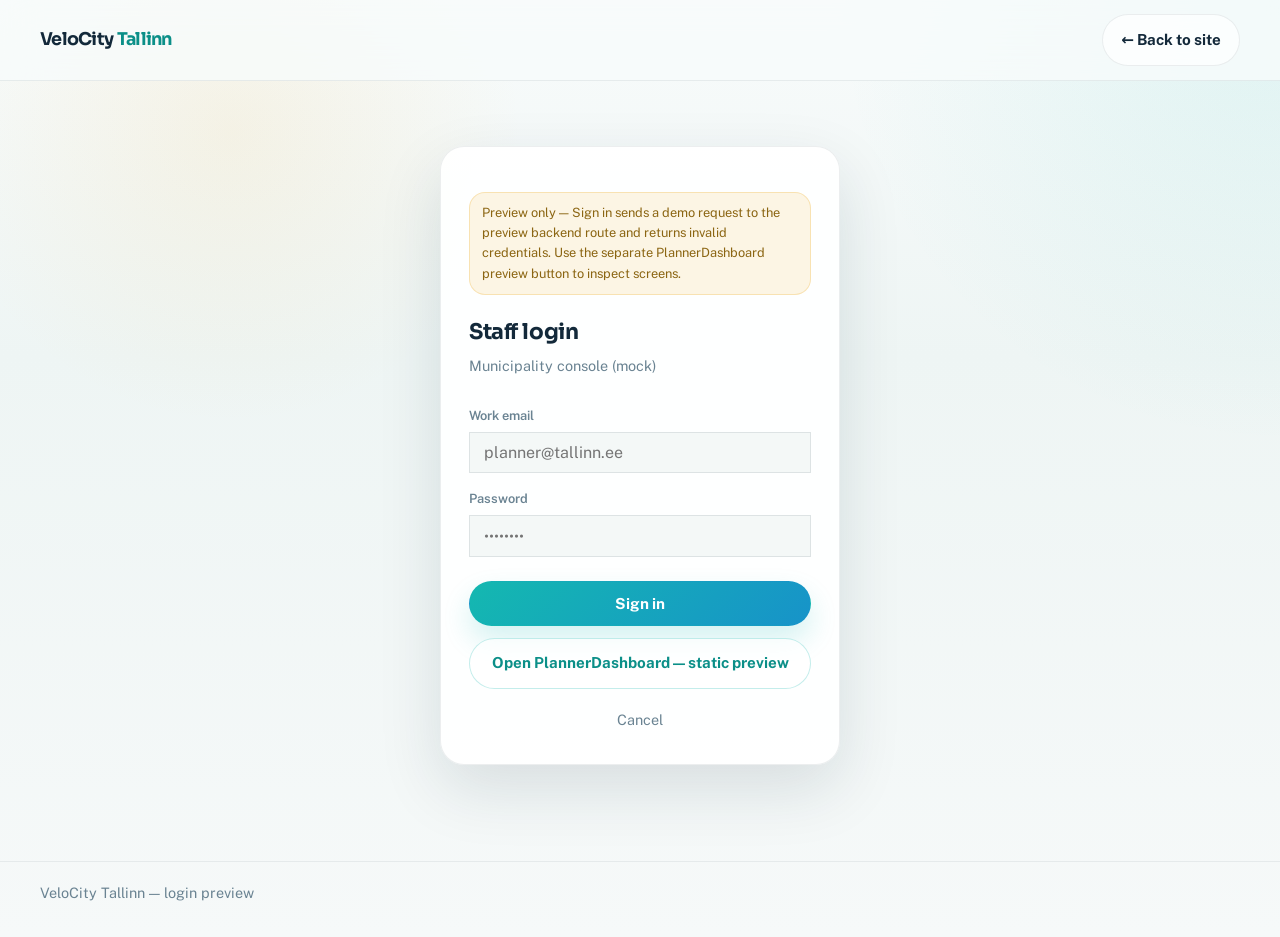
<file: login.html>
<!DOCTYPE html>
<html lang="en">
<head>
  <meta charset="utf-8" />
  <meta name="viewport" content="width=device-width, initial-scale=1" />
  <title>Login — VeloCity Tallinn (demo)</title>
  <link rel="preconnect" href="https://fonts.googleapis.com" />
  <link rel="preconnect" href="https://fonts.gstatic.com" crossorigin />
  <link href="https://fonts.googleapis.com/css2?family=Public+Sans:wght@400;500;600;700&family=Sora:wght@600;700;800&display=swap" rel="stylesheet" />
  <link rel="stylesheet" href="styles.css" />
  <style>
    .login-page {
      min-height: calc(100vh - 120px);
      display: flex;
      align-items: center;
      justify-content: center;
      padding: 2rem 1rem 4rem;
    }

    .login-card {
      width: 100%;
      max-width: 400px;
      background: rgba(255, 255, 255, 0.92);
      border: 1px solid rgba(19, 41, 58, 0.08);
      border-radius: 24px;
      padding: 2rem 1.75rem;
      box-shadow: 0 24px 64px rgba(19, 41, 58, 0.12);
    }

    .login-card h1 {
      margin: 0 0 0.35rem;
      font-family: var(--font-display);
      font-size: 1.35rem;
      letter-spacing: -0.02em;
    }

    .login-card .subtitle {
      margin: 0 0 1.75rem;
      font-size: 0.9rem;
      color: var(--muted);
    }

    .field {
      margin-bottom: 1rem;
    }

    .field label {
      display: block;
      font-size: 0.8rem;
      font-weight: 600;
      color: var(--muted);
      margin-bottom: 0.35rem;
    }

    .field input {
      width: 100%;
      padding: 0.65rem 0.85rem;
      border-radius: var(--radius);
      border: 1px solid rgba(19, 41, 58, 0.1);
      background: rgba(244, 248, 247, 0.92);
      color: var(--text);
      font-family: inherit;
      font-size: 1rem;
    }

    .field input:focus {
      outline: none;
      border-color: var(--accent);
      box-shadow: 0 0 0 3px rgba(20, 184, 176, 0.15);
    }

    .login-actions {
      margin-top: 1.5rem;
      display: grid;
      gap: 0.75rem;
    }

    .login-actions .btn-primary {
      width: 100%;
      padding: 0.8rem;
    }

    .login-actions .btn-outline {
      width: 100%;
      padding: 0.8rem;
    }

    .back {
      display: block;
      text-align: center;
      margin-top: 1.25rem;
      font-size: 0.9rem;
      color: var(--muted);
    }

    .banner {
      font-size: 0.8rem;
      color: #8b6512;
      background: rgba(241, 190, 90, 0.16);
      border: 1px solid rgba(241, 190, 90, 0.36);
      border-radius: 16px;
      padding: 0.65rem 0.75rem;
      margin-bottom: 1.25rem;
    }

    .login-feedback {
      display: none;
      font-size: 0.88rem;
      border-radius: 16px;
      padding: 0.8rem 0.9rem;
      margin-bottom: 1rem;
      border: 1px solid rgba(19, 41, 58, 0.08);
    }

    .login-feedback.is-visible {
      display: block;
    }

    .login-feedback.is-pending {
      color: #0f5f7d;
      background: rgba(45, 109, 166, 0.1);
      border-color: rgba(45, 109, 166, 0.22);
    }

    .login-feedback.is-error {
      color: #8f2430;
      background: rgba(210, 61, 79, 0.1);
      border-color: rgba(210, 61, 79, 0.24);
    }

    .field.has-error input {
      border-color: rgba(210, 61, 79, 0.7);
      box-shadow: 0 0 0 3px rgba(210, 61, 79, 0.12);
    }

    .field-error {
      display: none;
      margin-top: 0.4rem;
      font-size: 0.8rem;
      color: #9c3140;
    }

    .field.has-error .field-error {
      display: block;
    }

    .login-actions button[disabled] {
      opacity: 0.76;
      cursor: wait;
      transform: none;
    }
  </style>
</head>
<body>
  <header class="site-header">
    <div class="shell header-inner">
      <a class="logo" href="index.html">VeloCity <span>Tallinn</span></a>
      <div class="header-actions" style="display: flex">
        <a class="btn btn-ghost" href="index.html">← Back to site</a>
      </div>
    </div>
  </header>

  <main class="login-page">
    <div class="login-card">
      <p class="banner">Preview only — Sign in sends a demo request to the preview backend route and returns invalid credentials. Use the separate PlannerDashboard preview button to inspect screens.</p>
      <h1>Staff login</h1>
      <p class="subtitle">Municipality console (mock)</p>
      <div id="login-feedback" class="login-feedback" aria-live="polite"></div>
      <form id="fake-login" novalidate>
        <div class="field">
          <label for="email">Work email</label>
          <input id="email" name="email" type="email" autocomplete="username" placeholder="planner@tallinn.ee" required />
          <div class="field-error" id="email-error">Unknown work email.</div>
        </div>
        <div class="field">
          <label for="password">Password</label>
          <input id="password" name="password" type="password" autocomplete="current-password" placeholder="••••••••" required />
          <div class="field-error" id="password-error">Incorrect password.</div>
        </div>
        <div class="login-actions">
          <button type="submit" class="btn btn-primary">Sign in</button>
          <a class="btn btn-outline" href="app.html">Open PlannerDashboard — static preview</a>
        </div>
      </form>
      <a class="back" href="index.html">Cancel</a>
    </div>
  </main>

  <footer class="site-footer">
    <div class="shell footer-inner">
      <span>VeloCity Tallinn — login preview</span>
    </div>
  </footer>

  <script>
    (function () {
      var form = document.getElementById("fake-login");
      var email = document.getElementById("email");
      var password = document.getElementById("password");
      var feedback = document.getElementById("login-feedback");
      var submitButton = form.querySelector('button[type="submit"]');
      var defaultButtonText = submitButton.textContent;

      function setFeedback(kind, text) {
        feedback.className = "login-feedback is-visible " + kind;
        feedback.textContent = text;
      }

      function clearFeedback() {
        feedback.className = "login-feedback";
        feedback.textContent = "";
      }

      function clearErrors() {
        [email, password].forEach(function (input) {
          input.parentElement.classList.remove("has-error");
        });
      }

      function setFieldError(input, text) {
        input.parentElement.classList.add("has-error");
        input.parentElement.querySelector(".field-error").textContent = text;
      }

      function wait(ms) {
        return new Promise(function (resolve) {
          window.setTimeout(resolve, ms);
        });
      }

      form.addEventListener("submit", async function (e) {
        e.preventDefault();
        clearErrors();
        clearFeedback();

        var emailValue = email.value.trim();
        var passwordValue = password.value;

        if (!emailValue || !passwordValue) {
          if (!emailValue) {
            setFieldError(email, "Enter a work email.");
          }
          if (!passwordValue) {
            setFieldError(password, "Enter a password.");
          }
          setFeedback("is-error", "Both fields are required for the demo request.");
          return;
        }

        if (!email.checkValidity()) {
          setFieldError(email, "Enter a valid work email.");
          setFeedback("is-error", "The email format is invalid.");
          return;
        }

        submitButton.disabled = true;
        submitButton.textContent = "Checking credentials...";
        setFeedback("is-pending", "Sending demo request to api/auth/login ...");

        try {
          await fetch("api/auth/login", {
            method: "POST",
            headers: {
              "Content-Type": "application/json",
              "X-Demo-Preview": "true"
            },
            body: JSON.stringify({
              email: emailValue,
              password: passwordValue,
              previewOnly: true
            })
          });
        } catch (error) {
          // The page is static; a network error is expected in local/demo hosting.
        }

        await wait(850);

        setFieldError(email, "Unknown work email.");
        setFieldError(password, "Incorrect password.");
        setFeedback("is-error", "Preview response from api/auth/login: authentication failed. Access is not enabled in this demonstration.");

        submitButton.disabled = false;
        submitButton.textContent = defaultButtonText;
      });
    })();
  </script>
</body>
</html>
</file>
<file: styles.css>
:root {
  --bg: #f4f8f7;
  --bg-soft: #eef5f4;
  --bg-elevated: rgba(255, 255, 255, 0.82);
  --surface: #ffffff;
  --surface-strong: rgba(255, 255, 255, 0.94);
  --text: #13293a;
  --text-soft: #506b7c;
  --muted: #6a8392;
  --line: rgba(19, 41, 58, 0.1);
  --accent: #14b8b0;
  --accent-strong: #0b8f88;
  --accent-ink: #eaf9f7;
  --accent-blue: #2d6da6;
  --accent-amber: #f1be5a;
  --shadow-lg: 0 28px 72px rgba(25, 68, 92, 0.12);
  --shadow-md: 0 16px 40px rgba(22, 63, 86, 0.1);
  --radius-sm: 16px;
  --radius-md: 24px;
  --radius-lg: 34px;
  --font-display: "Sora", "Trebuchet MS", sans-serif;
  --font-body: "Public Sans", system-ui, -apple-system, sans-serif;
}

*,
*::before,
*::after {
  box-sizing: border-box;
}

html {
  scroll-behavior: smooth;
}

main section[id] {
  scroll-margin-top: 110px;
}

body {
  margin: 0;
  min-height: 100vh;
  font-family: var(--font-body);
  color: var(--text);
  background:
    radial-gradient(circle at top right, rgba(20, 184, 176, 0.1), transparent 28%),
    radial-gradient(circle at 18% 14%, rgba(241, 190, 90, 0.12), transparent 22%),
    linear-gradient(180deg, #f8fbfb 0%, #eef5f4 38%, #f6f9f9 100%);
  line-height: 1.58;
}

img {
  max-width: 100%;
  display: block;
  height: auto;
}

a {
  color: var(--accent-strong);
  text-decoration: none;
}

a:hover {
  text-decoration: underline;
}

code {
  padding: 0.12em 0.38em;
  font-size: 0.92em;
  background: rgba(19, 41, 58, 0.07);
  border-radius: 6px;
}

.shell {
  width: min(1200px, calc(100% - 2rem));
  margin-inline: auto;
}

.site-header {
  position: sticky;
  top: 0;
  z-index: 50;
  backdrop-filter: blur(18px);
  background: rgba(248, 251, 251, 0.78);
  border-bottom: 1px solid rgba(19, 41, 58, 0.08);
}

.header-inner {
  display: flex;
  align-items: center;
  justify-content: space-between;
  gap: 1rem;
  padding: 0.9rem 0;
}

.logo {
  color: var(--text);
  font-family: var(--font-display);
  font-weight: 700;
  letter-spacing: -0.04em;
  font-size: 1.1rem;
}

.logo:hover {
  text-decoration: none;
}

.logo span {
  color: var(--accent-strong);
}

.nav {
  display: none;
  gap: 1.25rem;
  align-items: center;
}

.nav a {
  color: var(--text-soft);
  font-size: 0.95rem;
  font-weight: 600;
}

.nav a:hover {
  color: var(--text);
  text-decoration: none;
}

.header-actions {
  display: none;
  align-items: center;
  gap: 0.6rem;
}

.btn {
  display: inline-flex;
  align-items: center;
  justify-content: center;
  gap: 0.45rem;
  padding: 0.8rem 1.12rem;
  border-radius: 999px;
  border: 1px solid transparent;
  font-family: var(--font-body);
  font-size: 0.95rem;
  font-weight: 700;
  cursor: pointer;
  transition: transform 0.18s ease, box-shadow 0.18s ease, background 0.18s ease, border-color 0.18s ease, color 0.18s ease;
}

.btn:hover {
  transform: translateY(-1px);
  text-decoration: none;
}

.btn-primary {
  color: #ffffff;
  background: linear-gradient(135deg, #14b8b0 0%, #1793c9 100%);
  box-shadow: 0 14px 28px rgba(20, 184, 176, 0.18);
}

.btn-primary:hover {
  box-shadow: 0 18px 32px rgba(20, 184, 176, 0.24);
}

.btn-ghost {
  color: var(--text);
  background: rgba(255, 255, 255, 0.68);
  border-color: rgba(19, 41, 58, 0.08);
}

.btn-outline {
  color: var(--accent-strong);
  background: rgba(255, 255, 255, 0.7);
  border-color: rgba(20, 184, 176, 0.25);
}

.btn-lg {
  padding: 0.95rem 1.35rem;
}

.nav-toggle {
  position: relative;
  width: 42px;
  height: 42px;
  border: 1px solid rgba(19, 41, 58, 0.12);
  border-radius: 12px;
  background: rgba(255, 255, 255, 0.72);
}

.nav-toggle::before,
.nav-toggle::after {
  content: "";
  position: absolute;
  left: 10px;
  right: 10px;
  height: 2px;
  border-radius: 999px;
  background: var(--text);
}

.nav-toggle::before {
  top: 13px;
  box-shadow: 0 7px 0 var(--text);
}

.nav-toggle::after {
  bottom: 13px;
}

.nav-drawer {
  padding: 0 1rem 1rem;
  display: flex;
  flex-direction: column;
  gap: 0.75rem;
  background: rgba(248, 251, 251, 0.95);
  border-top: 1px solid rgba(19, 41, 58, 0.05);
}

.nav-drawer[hidden] {
  display: none !important;
}

.nav-drawer a {
  color: var(--text);
  font-weight: 600;
  padding: 0.3rem 0;
}

@media (min-width: 980px) {
  .nav,
  .header-actions {
    display: flex;
  }

  .nav-toggle {
    display: none;
  }

  .nav-drawer {
    display: none !important;
  }
}

.hero {
  position: relative;
  overflow: hidden;
  padding: 3.25rem 0 2rem;
}

.hero-noise {
  position: absolute;
  inset: 0;
  background:
    radial-gradient(circle at 78% 20%, rgba(20, 184, 176, 0.12), transparent 24%),
    radial-gradient(circle at 24% 78%, rgba(45, 109, 166, 0.08), transparent 28%),
    linear-gradient(120deg, rgba(255, 255, 255, 0.48), rgba(255, 255, 255, 0));
  pointer-events: none;
}

.hero-grid {
  position: relative;
  display: grid;
  gap: 2.25rem;
  align-items: center;
}

@media (min-width: 960px) {
  .hero-grid {
    grid-template-columns: minmax(0, 1fr) minmax(360px, 470px);
    gap: 2.5rem;
  }
}

.eyebrow {
  margin: 0 0 1rem;
  display: inline-flex;
  align-items: center;
  padding: 0.4rem 0.75rem;
  border-radius: 999px;
  background: rgba(20, 184, 176, 0.09);
  color: var(--accent-strong);
  font-size: 0.78rem;
  font-weight: 800;
  text-transform: uppercase;
  letter-spacing: 0.08em;
}

.hero-copy h1,
.section h2,
.cta-copy h2,
.cta-panel h3 {
  margin: 0;
  font-family: var(--font-display);
  letter-spacing: -0.045em;
  line-height: 1.02;
}

.hero-copy h1 {
  font-size: clamp(2.3rem, 6vw, 4.75rem);
  max-width: 10.5ch;
}

.lead {
  margin: 1.3rem 0 0;
  max-width: 62ch;
  font-size: 1.14rem;
  color: var(--text-soft);
}

.hero-note {
  margin: 1.15rem 0 0;
  max-width: 63ch;
  color: var(--muted);
}

.hero-ctas {
  display: flex;
  flex-wrap: wrap;
  gap: 0.75rem;
  margin: 1.6rem 0 0;
}

.hero-points {
  margin: 1.5rem 0 0;
  padding: 0;
  list-style: none;
  display: grid;
  gap: 0.85rem;
}

.hero-points li {
  position: relative;
  padding-left: 1.6rem;
  color: var(--text-soft);
}

.hero-points li::before {
  content: "";
  position: absolute;
  left: 0;
  top: 0.45rem;
  width: 0.72rem;
  height: 0.72rem;
  border-radius: 50%;
  background: linear-gradient(135deg, #14b8b0, #2d6da6);
  box-shadow: 0 0 0 5px rgba(20, 184, 176, 0.13);
}

.hero-visual {
  position: relative;
}

.visual-stage {
  position: relative;
  min-height: 560px;
  padding: 1.25rem 1rem;
}

@media (min-width: 960px) {
  .visual-stage {
    min-height: 640px;
  }
}

.visual-stage::before {
  content: "";
  position: absolute;
  inset: 1rem;
  border-radius: 44px;
  background:
    radial-gradient(circle at 72% 18%, rgba(20, 184, 176, 0.24), transparent 24%),
    linear-gradient(180deg, rgba(255, 255, 255, 0.98), rgba(231, 243, 246, 0.72));
  border: 1px solid rgba(19, 41, 58, 0.08);
  box-shadow: var(--shadow-lg);
}

.visual-stage::after {
  content: "";
  position: absolute;
  inset: auto 14% 4% auto;
  width: 210px;
  height: 210px;
  border-radius: 50%;
  background: radial-gradient(circle, rgba(45, 109, 166, 0.22), transparent 68%);
  filter: blur(10px);
}

.hero-screen {
  position: relative;
  z-index: 2;
  width: min(100%, 340px);
  margin: 0 auto;
  display: flex;
  align-items: flex-end;
  justify-content: center;
}

.hero-device {
  position: relative;
  width: 100%;
  filter: drop-shadow(0 34px 40px rgba(16, 41, 58, 0.18));
  animation: drift 7.5s ease-in-out infinite;
}

.hero-stat {
  position: absolute;
  z-index: 3;
  width: 220px;
  padding: 0.95rem 1rem;
  border-radius: 22px;
  background: rgba(255, 255, 255, 0.9);
  border: 1px solid rgba(19, 41, 58, 0.09);
  box-shadow: var(--shadow-md);
}

.hero-stat strong {
  display: block;
  margin: 0.25rem 0;
  font-family: var(--font-display);
  font-size: 0.98rem;
  letter-spacing: -0.03em;
}

.hero-stat span {
  display: block;
  color: var(--text-soft);
  font-size: 0.84rem;
}

.hero-stat-label {
  color: var(--accent-strong) !important;
  font-weight: 800;
  text-transform: uppercase;
  letter-spacing: 0.08em;
  font-size: 0.72rem !important;
}

.hero-stat-top {
  top: 2rem;
  left: 0.5rem;
}

.hero-stat-bottom {
  right: 0.5rem;
  bottom: 2.25rem;
}

@media (max-width: 959px) {
  .visual-stage {
    min-height: auto;
    display: flex;
    flex-direction: column;
    gap: 0.85rem;
    align-items: center;
  }

  .hero-screen {
    width: min(100%, 320px);
  }

  .hero-stat {
    position: static;
    width: min(100%, 320px);
  }

  .visual-stage::before {
    inset: 0;
  }
}

@keyframes drift {
  0%,
  100% {
    transform: translateY(0);
  }

  50% {
    transform: translateY(-9px);
  }
}

.metrics-strip {
  position: relative;
  z-index: 1;
  margin-top: 1rem;
  display: grid;
  gap: 1rem;
}

@media (min-width: 900px) {
  .metrics-strip {
    grid-template-columns: repeat(4, 1fr);
  }
}

.metrics-strip article {
  padding: 1.15rem 1.2rem;
  border-radius: var(--radius-md);
  background: rgba(255, 255, 255, 0.72);
  border: 1px solid rgba(19, 41, 58, 0.08);
  box-shadow: 0 10px 24px rgba(19, 41, 58, 0.04);
}

.metric-kicker {
  display: inline-block;
  color: var(--accent-strong);
  font-size: 0.75rem;
  font-weight: 800;
  text-transform: uppercase;
  letter-spacing: 0.08em;
}

.metrics-strip strong {
  display: block;
  margin-top: 0.35rem;
  font-family: var(--font-display);
  font-size: 1.08rem;
  letter-spacing: -0.03em;
}

.metrics-strip p {
  margin: 0.55rem 0 0;
  color: var(--muted);
  font-size: 0.9rem;
}

.section {
  padding: 4.4rem 0;
}

.section-soft {
  background:
    linear-gradient(180deg, rgba(255, 255, 255, 0.5), rgba(246, 250, 250, 0.2));
}

.section-alt {
  background:
    radial-gradient(circle at top right, rgba(20, 184, 176, 0.06), transparent 24%),
    linear-gradient(180deg, rgba(241, 247, 248, 0.76), rgba(235, 244, 246, 0.9));
  border-block: 1px solid rgba(19, 41, 58, 0.05);
}

.section-head {
  display: grid;
  gap: 0.8rem;
  margin-bottom: 2rem;
  max-width: 880px;
}

.section h2 {
  font-size: clamp(1.85rem, 4vw, 3.1rem);
  max-width: 14ch;
}

.section-intro,
.prose {
  margin: 0;
  color: var(--text-soft);
  font-size: 1.02rem;
}

.problem-grid,
.module-grid,
.roadmap-grid,
.market-grid,
.gallery-grid {
  display: grid;
  gap: 1rem;
}

.problem-grid {
  grid-template-columns: repeat(auto-fit, minmax(240px, 1fr));
}

.module-grid {
  grid-template-columns: repeat(auto-fit, minmax(240px, 1fr));
  margin-bottom: 2rem;
}

.problem-card,
.module-card,
.roadmap-card,
.market-card,
.cta-panel {
  border-radius: var(--radius-md);
  border: 1px solid rgba(19, 41, 58, 0.08);
  background: rgba(255, 255, 255, 0.8);
  box-shadow: 0 12px 28px rgba(19, 41, 58, 0.05);
}

.problem-card,
.module-card,
.roadmap-card,
.market-card {
  padding: 1.35rem 1.35rem 1.45rem;
}

.problem-card h3,
.module-card h3,
.roadmap-card h3,
.market-card h3 {
  margin: 0 0 0.65rem;
  font-family: var(--font-display);
  font-size: 1.15rem;
  letter-spacing: -0.03em;
}

.problem-card p,
.module-card p,
.roadmap-card p,
.market-card p {
  margin: 0;
  color: var(--muted);
}

.module-number {
  display: inline-flex;
  width: 2.3rem;
  height: 2.3rem;
  align-items: center;
  justify-content: center;
  margin-bottom: 1rem;
  border-radius: 50%;
  color: var(--accent-strong);
  background: rgba(20, 184, 176, 0.1);
  font-weight: 800;
}

.feature-frame,
.image-panel {
  border-radius: var(--radius-lg);
  overflow: hidden;
  border: 1px solid rgba(19, 41, 58, 0.08);
  background: rgba(255, 255, 255, 0.8);
  box-shadow: var(--shadow-lg);
}

.mobile-showcase {
  display: grid;
  gap: 1rem;
  grid-template-columns: repeat(auto-fit, minmax(220px, 1fr));
}

.mobile-shot {
  display: flex;
  flex-direction: column;
  gap: 0.9rem;
  padding: 1rem;
  border-radius: var(--radius-md);
  border: 1px solid rgba(19, 41, 58, 0.08);
  background: rgba(255, 255, 255, 0.82);
  box-shadow: 0 12px 28px rgba(19, 41, 58, 0.05);
}

.mobile-frame {
  min-height: 430px;
  display: flex;
  align-items: center;
  justify-content: center;
  padding: 0.75rem;
  border-radius: 24px;
  background: linear-gradient(180deg, rgba(248, 251, 251, 0.98), rgba(238, 245, 244, 0.96));
}

.mobile-frame img {
  width: auto;
  max-height: 390px;
  filter: drop-shadow(0 20px 24px rgba(19, 41, 58, 0.12));
}

.mobile-shot-featured .mobile-frame img {
  max-height: 410px;
}

.mobile-shot figcaption {
  color: var(--muted);
  text-align: center;
}

.split {
  display: grid;
  gap: 1.35rem;
  align-items: center;
}

@media (min-width: 960px) {
  .split {
    grid-template-columns: minmax(0, 1.02fr) minmax(320px, 0.98fr);
    gap: 2rem;
  }

  .split-reverse {
    grid-template-columns: minmax(320px, 0.98fr) minmax(0, 1.02fr);
  }
}

.copy-stack {
  display: grid;
  gap: 1rem;
}

.dashboard-showcase {
  display: grid;
  gap: 1rem;
}

.desktop-shot {
  padding: 0.95rem;
  border-radius: var(--radius-lg);
  border: 1px solid rgba(19, 41, 58, 0.08);
  background: rgba(255, 255, 255, 0.84);
  box-shadow: var(--shadow-md);
}

.desktop-shot img {
  width: 100%;
  border-radius: 20px;
}

.desktop-shot figcaption {
  margin-top: 0.8rem;
  color: var(--muted);
  font-size: 0.92rem;
}

.desktop-shot-secondary {
  max-width: 78%;
  margin-left: auto;
}

.impact-showcase {
  display: block;
}

.detail-list {
  margin: 0;
  padding: 0;
  list-style: none;
  display: grid;
  gap: 0.9rem;
}

.detail-list li {
  position: relative;
  padding-left: 1.45rem;
  color: var(--text-soft);
}

.detail-list li::before {
  content: "";
  position: absolute;
  left: 0;
  top: 0.46rem;
  width: 0.62rem;
  height: 0.62rem;
  border-radius: 999px;
  background: linear-gradient(135deg, #14b8b0, #2d6da6);
}

.roadmap-grid {
  grid-template-columns: repeat(auto-fit, minmax(240px, 1fr));
}

.roadmap-card span {
  display: inline-block;
  margin-bottom: 0.8rem;
  color: var(--accent-strong);
  font-size: 0.75rem;
  font-weight: 800;
  text-transform: uppercase;
  letter-spacing: 0.08em;
}

.market-grid {
  grid-template-columns: repeat(auto-fit, minmax(210px, 1fr));
  margin-bottom: 1rem;
}

.market-card-active {
  border-color: rgba(20, 184, 176, 0.24);
  background: linear-gradient(180deg, rgba(20, 184, 176, 0.08), rgba(255, 255, 255, 0.84));
}

.export-band {
  display: grid;
  gap: 1rem;
  margin-top: 1.2rem;
}

@media (min-width: 900px) {
  .export-band {
    grid-template-columns: repeat(3, 1fr);
  }
}

.export-band > div {
  padding: 1.15rem 1.2rem;
  border-radius: var(--radius-md);
  background: rgba(255, 255, 255, 0.74);
  border: 1px solid rgba(19, 41, 58, 0.07);
}

.export-band h3 {
  margin: 0 0 0.55rem;
  font-family: var(--font-display);
  font-size: 1rem;
}

.export-band p {
  margin: 0;
  color: var(--muted);
}

.trust-band {
  align-content: start;
}

@media (min-width: 900px) {
  .trust-band {
    grid-template-columns: repeat(2, minmax(0, 1fr));
  }

  .trust-band > div:last-child {
    grid-column: 1 / -1;
  }
}

.gallery-card {
  display: flex;
  flex-direction: column;
  gap: 1rem;
  align-items: stretch;
  justify-content: flex-start;
  padding: 1.2rem;
  border-radius: var(--radius-md);
  border: 1px solid rgba(19, 41, 58, 0.08);
  background:
    radial-gradient(circle at top right, rgba(20, 184, 176, 0.08), transparent 26%),
    rgba(255, 255, 255, 0.82);
  box-shadow: 0 14px 28px rgba(19, 41, 58, 0.05);
}

.gallery-card figcaption {
  color: var(--muted);
  font-size: 0.92rem;
  text-align: center;
}

.gallery-grid-mobile {
  grid-template-columns: repeat(1, minmax(0, 1fr));
}

.gallery-mobile-frame,
.gallery-desktop-frame {
  border-radius: 24px;
  background: rgba(255, 255, 255, 0.92);
}

.gallery-mobile-frame {
  min-height: 420px;
  padding: 0.75rem;
  display: flex;
  align-items: center;
  justify-content: center;
}

.gallery-mobile-frame img {
  width: auto;
  max-height: 390px;
  filter: drop-shadow(0 20px 24px rgba(19, 41, 58, 0.12));
}

.gallery-desktop-frame {
  padding: 0.55rem;
}

.gallery-desktop-frame img {
  border-radius: 18px;
}

@media (min-width: 780px) {
  .gallery-grid-mobile {
    grid-template-columns: repeat(6, minmax(0, 1fr));
  }

  .gallery-card-mobile {
    grid-column: span 2;
  }

  .gallery-card-desktop {
    grid-column: span 3;
  }
}

.section-cta {
  padding-bottom: 5rem;
}

.cta-shell {
  display: grid;
  gap: 1.25rem;
}

@media (min-width: 960px) {
  .cta-shell {
    grid-template-columns: minmax(0, 1.15fr) minmax(300px, 0.85fr);
    align-items: start;
  }
}

.cta-copy {
  display: grid;
  gap: 1rem;
}

.cta-panel {
  padding: 1.35rem;
}

.cta-panel h3 {
  font-size: 1.4rem;
}

.cta-actions {
  display: flex;
  flex-wrap: wrap;
  gap: 0.75rem;
  margin-top: 1.2rem;
}

.muted {
  color: var(--muted);
}

.small {
  font-size: 0.88rem;
}

.site-footer {
  border-top: 1px solid rgba(19, 41, 58, 0.07);
  padding: 1.25rem 0 2rem;
  color: var(--muted);
  font-size: 0.9rem;
}

.footer-inner {
  display: flex;
  flex-wrap: wrap;
  justify-content: space-between;
  gap: 0.75rem;
}

.footer-copy {
  display: grid;
  gap: 0.2rem;
}

.footer-inner a {
  color: var(--muted);
}

@media (max-width: 599px) {
  .hero {
    padding-top: 2.25rem;
  }

  .section {
    padding: 3.3rem 0;
  }

  .hero-copy h1 {
    max-width: none;
  }

  .visual-stage {
    min-height: 520px;
  }

  .hero-device {
    width: min(82vw, 300px);
  }

  .metrics-strip article,
  .problem-card,
  .module-card,
  .roadmap-card,
  .market-card,
  .cta-panel {
    padding: 1.1rem;
  }
}
</file>
